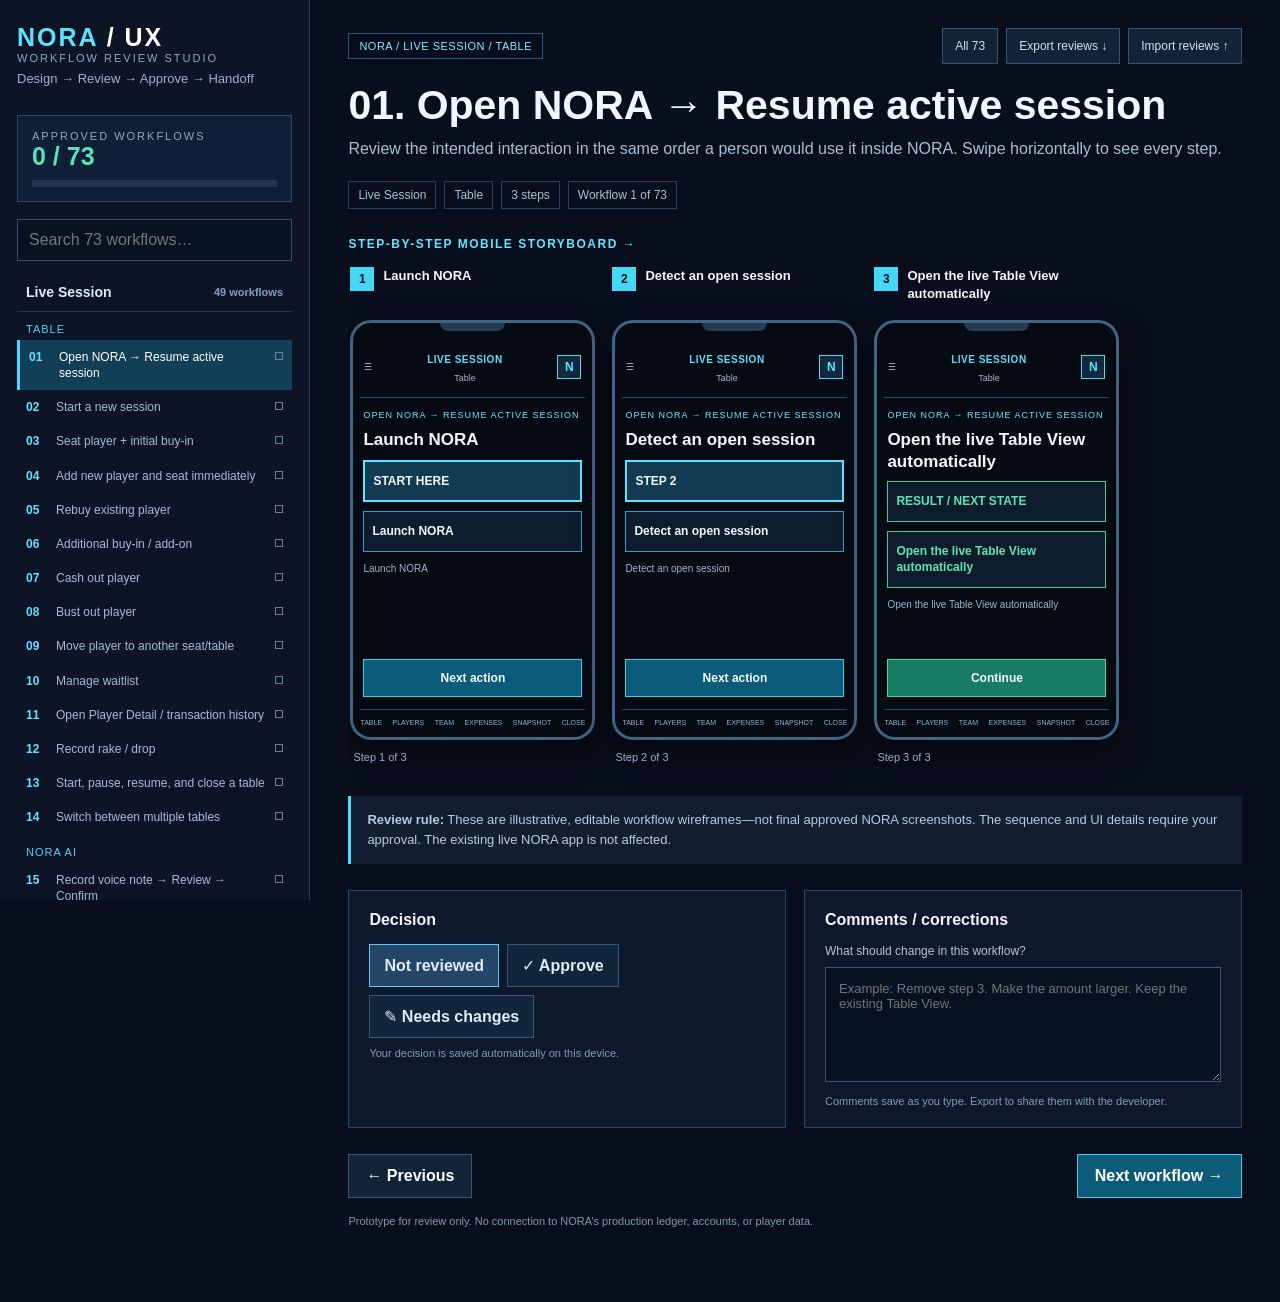
<file: noradownloadui.html>
<!doctype html><html lang="en"><head><meta charset="utf-8"><meta name="viewport" content="width=device-width,initial-scale=1"><title>NORA • UX Review</title><style>
:root{font-family:Inter,-apple-system,BlinkMacSystemFont,"Segoe UI",sans-serif;color:#f1f7ff;background:#080e1b;font-synthesis:none}*{box-sizing:border-box}body{margin:0}button,input,textarea{font:inherit}button{cursor:pointer}button:focus-visible,input:focus-visible,textarea:focus-visible{outline:2px solid #50d9ff;outline-offset:2px}.shell{display:grid;grid-template-columns:310px minmax(0,1fr);min-height:100vh}.sidebar{position:sticky;top:0;height:100vh;overflow:auto;background:#0c1426;border-right:1px solid #213b59;padding:23px 17px}.brand{font-weight:900;font-size:25px;letter-spacing:2px;color:#5ce1ff}.brand span{color:white}.eyebrow{color:#90a7c0;font-size:11px;letter-spacing:2px;text-transform:uppercase}.tagline{color:#9eb1c8;font-size:13px;margin:5px 0 25px}.progress{border:1px solid #294968;padding:14px;margin-bottom:17px;background:#101f35}.progress strong{font-size:25px;color:#57e3ba}.bar{height:7px;background:#24354b;margin-top:9px}.bar div{height:100%;background:#43d6ad;transition:width .2s}.navgroup{margin-bottom:14px}.navtitle{display:flex;align-items:center;justify-content:space-between;font-size:14px;font-weight:800;color:#dce8fb;padding:11px 9px;border-bottom:1px solid #223952}.navtitle small{font-size:11px;color:#80a1b8}.subheading{font-size:11px;color:#4bd5f4;text-transform:uppercase;letter-spacing:1px;padding:11px 9px 5px}.navitem{display:flex;align-items:flex-start;gap:8px;width:100%;text-align:left;background:none;border:0;color:#a8bad1;padding:9px 9px;font-size:12px;line-height:1.35}.navitem:hover{background:#142941;color:white}.navitem.active{background:#123e56;color:white;border-left:3px solid #47d8ff}.navitem .num{color:#67dfff;min-width:22px;font-weight:800}.dot{margin-left:auto;flex-shrink:0;width:8px;height:8px;border:1px solid #6a8095;margin-top:3px}.dot.approved{background:#40d6a0;border-color:#40d6a0}.dot.changes{background:#ffc75a;border-color:#ffc75a}.main{min-width:0;padding:28px clamp(16px,3vw,50px) 60px;max-width:1650px;width:100%;margin:auto}.topline{display:flex;justify-content:space-between;align-items:center;gap:12px;flex-wrap:wrap}.pill{display:inline-block;border:1px solid #345877;padding:6px 10px;font-size:11px;letter-spacing:.5px;color:#8ee8ff;text-transform:uppercase}.tools{display:flex;gap:8px;flex-wrap:wrap}.toolbtn{background:#122338;color:#c9e5f8;border:1px solid #355473;padding:10px 12px;font-size:12px}.toolbtn:hover{border-color:#5ce1ff}h1{font-size:clamp(27px,3.2vw,44px);margin:18px 0 7px;line-height:1.14}p{color:#aabed5;line-height:1.6}.intro{margin:0 0 20px}.meta{display:flex;gap:8px;flex-wrap:wrap;margin-bottom:24px}.meta span{font-size:12px;color:#a5c1d9;border:1px solid #29425f;padding:6px 9px}.sectionlabel{color:#65e5ff;letter-spacing:1.5px;font-size:12px;font-weight:800;text-transform:uppercase;margin:28px 0 13px}.storyboard{display:flex;gap:17px;overflow-x:auto;padding:3px 2px 20px;scroll-snap-type:x mandatory}.stage{flex:0 0 238px;scroll-snap-align:start}.stage-head{height:53px;display:flex;align-items:flex-start;gap:9px}.stage-number{background:#45d8f4;color:#05121f;font-size:12px;font-weight:900;min-width:24px;height:24px;display:grid;place-items:center}.stage-title{font-size:13px;font-weight:800;line-height:1.35;color:#f3f8ff}.phone{border:3px solid #3f6585;border-radius:21px;padding:9px 7px;background:#050a13;height:420px;box-shadow:0 14px 32px #0008;display:flex;flex-direction:column}.notch{width:65px;height:8px;border-radius:0 0 8px 8px;background:#283b50;margin:-9px auto 11px}.phonehead{display:flex;justify-content:space-between;align-items:center;border-bottom:1px solid #2b4a64;padding:7px 4px 12px;gap:5px}.phonehead b{color:#5bdfff;font-size:10px;letter-spacing:.5px}.phonehead small{color:#a6b6c9;font-size:9px}.avatar{background:#112a3e;border:1px solid #49d9f6;width:24px;height:24px;display:grid;place-items:center;font-size:12px;font-weight:900;color:#5be7ff}.phonebody{padding:12px 3px;display:flex;flex-direction:column;gap:9px;flex:1}.phonecaption{font-size:9px;color:#75e5ff;text-transform:uppercase;letter-spacing:1px}.phonebig{font-size:17px;font-weight:900;line-height:1.25}.screenbox{border:1px solid #1da4cb;background:#0c1c2d;padding:11px 8px;font-size:12px;font-weight:750;line-height:1.4}.screenbox.active{border:2px solid #60e3ff;background:#123b52}.screenbox.green{border-color:#45c99b;color:#5be5b6}.screenbox.yellow{border-color:#e5b34c;color:#ffcf6c}.smallnote{color:#9fb4cc;font-size:10px;line-height:1.5}.phonebtn{border:1px solid #38d2ef;background:#0c5b78;color:#f2fcff;padding:11px 6px;text-align:center;font-size:12px;font-weight:900;margin-top:auto}.phonebtn.confirm{background:#167d64;border-color:#48d6a4}.phonebottom{border-top:1px solid #294761;display:flex;justify-content:space-between;color:#90b4cc;font-size:7px;padding:9px 0 2px}.steptext{color:#9cb0c7;font-size:11px;line-height:1.45;padding:10px 3px}.notice{background:#101e30;border-left:3px solid #4bd9ff;padding:14px 16px;color:#b4cce0;font-size:13px;line-height:1.55}.review{display:grid;grid-template-columns:1fr 1fr;gap:18px;margin-top:26px}.panel{border:1px solid #2a4663;background:#0d192b;padding:20px}.panel h2{font-size:16px;margin:0 0 15px}.statusbuttons{display:flex;gap:8px;flex-wrap:wrap}.statusbuttons button{padding:11px 14px;background:#12263b;color:#e0ecf7;border:1px solid #355977;font-weight:750}.statusbuttons button.selected.approved{background:#124f41;border-color:#4ce1b3}.statusbuttons button.selected.changes{background:#654719;border-color:#f7bd58}.statusbuttons button.selected.pending{background:#244768;border-color:#5ec8ff}textarea{width:100%;min-height:115px;resize:vertical;background:#071221;border:1px solid #385673;color:white;padding:13px;font-size:13px}label{font-size:12px;color:#b2c5d9;display:block;margin-bottom:9px}.saveinfo{font-size:11px;color:#7f9db8;margin-top:9px}.footeractions{display:flex;justify-content:space-between;gap:10px;margin-top:26px}.primary{padding:12px 17px;border:1px solid #42cce9;background:#0c5c79;color:white;font-weight:800}.secondary{padding:12px 17px;border:1px solid #365977;background:#112438;color:white;font-weight:800}.mobilemenu{display:none}.search{width:100%;background:#071321;color:#fff;border:1px solid #31516e;padding:11px;margin-bottom:12px}.hidden{display:none!important}.allindex{display:grid;grid-template-columns:repeat(auto-fill,minmax(220px,1fr));gap:10px}.indexcard{background:#0e2034;border:1px solid #294e68;padding:13px;color:white;text-align:left}.indexcard strong{display:block;margin:7px 0;font-size:14px}.indexcard small{color:#7faec8}.key{color:#81f0d4}.disclaimer{font-size:11px;color:#8099b0;margin-top:15px}@media(max-width:900px){.shell{display:block}.sidebar{position:fixed;z-index:10;transform:translateX(-105%);transition:transform .2s;width:min(330px,90vw);box-shadow:10px 0 30px #000a}.sidebar.open{transform:none}.mobilemenu{display:inline-block}.main{padding-top:16px}.review{grid-template-columns:1fr}.stage{flex-basis:220px}.phone{height:405px}}@media(min-width:1250px){.stage{flex-basis:245px}}
</style></head><body><div class="shell"><aside class="sidebar" id="sidebar"><div class="brand">NORA<span> / UX</span></div><div class="eyebrow">Workflow review studio</div><p class="tagline">Design → Review → Approve → Handoff</p><div class="progress"><div class="eyebrow">Approved workflows</div><strong id="progressText">0 / 73</strong><div class="bar"><div id="progressBar"></div></div></div><input class="search" id="search" placeholder="Search 73 workflows…" aria-label="Search workflows"><nav id="nav"></nav></aside><main class="main"><div class="topline"><div><button class="toolbtn mobilemenu" id="menubtn">☰ Workflows</button> <span class="pill" id="breadcrumb">NORA / Live Session</span></div><div class="tools"><button class="toolbtn" id="allbtn">All 73</button><button class="toolbtn" id="exportbtn">Export reviews ↓</button><button class="toolbtn" id="importbtn">Import reviews ↑</button><input type="file" id="importfile" accept=".json" hidden></div></div><div id="content"></div></main></div><script>const WORKFLOWS=[
  {
    "id": 1,
    "main": "Live Session",
    "sub": "Table",
    "title": "Open NORA → Resume active session",
    "steps": [
      "Launch NORA",
      "Detect an open session",
      "Open the live Table View automatically"
    ],
    "status": "draft"
  },
  {
    "id": 2,
    "main": "Live Session",
    "sub": "Table",
    "title": "Start a new session",
    "steps": [
      "Open Session Setup",
      "Review game configuration",
      "Start the session and open Table View"
    ],
    "status": "draft"
  },
  {
    "id": 3,
    "main": "Live Session",
    "sub": "Table",
    "title": "Seat player + initial buy-in",
    "steps": [
      "Tap an open seat",
      "Choose an existing player",
      "Enter initial buy-in and payment",
      "Confirm seating; update Table View"
    ],
    "status": "draft"
  },
  {
    "id": 4,
    "main": "Live Session",
    "sub": "Table",
    "title": "Add new player and seat immediately",
    "steps": [
      "Tap an open seat",
      "Select Add New Player",
      "Enter player details and initial buy-in",
      "Confirm and show occupied seat"
    ],
    "status": "draft"
  },
  {
    "id": 5,
    "main": "Live Session",
    "sub": "Table",
    "title": "Rebuy existing player",
    "steps": [
      "Tap the seated player",
      "Choose Rebuy in Quick Actions",
      "Enter rebuy amount and payment",
      "Confirm the transaction",
      "Return to Table View with updated total buy-ins"
    ],
    "status": "draft"
  },
  {
    "id": 6,
    "main": "Live Session",
    "sub": "Table",
    "title": "Additional buy-in / add-on",
    "steps": [
      "Tap a seated player",
      "Choose Add-on / Additional Buy-in",
      "Enter amount and payment",
      "Confirm and update cumulative buy-ins"
    ],
    "status": "draft"
  },
  {
    "id": 7,
    "main": "Live Session",
    "sub": "Table",
    "title": "Cash out player",
    "steps": [
      "Tap the player",
      "Choose Cash Out",
      "Review any Sign & Settle debt",
      "Enter full cash-out and payment settlement",
      "Confirm; remove player from seat"
    ],
    "status": "draft"
  },
  {
    "id": 8,
    "main": "Live Session",
    "sub": "Table",
    "title": "Bust out player",
    "steps": [
      "Tap the player",
      "Choose Bust Out",
      "Review any outstanding debt",
      "Confirm bust-out and return seat to open"
    ],
    "status": "draft"
  },
  {
    "id": 9,
    "main": "Live Session",
    "sub": "Table",
    "title": "Move player to another seat/table",
    "steps": [
      "Tap seated player",
      "Choose Move",
      "Choose available destination seat or table",
      "Confirm; update both locations"
    ],
    "status": "draft"
  },
  {
    "id": 10,
    "main": "Live Session",
    "sub": "Table",
    "title": "Manage waitlist",
    "steps": [
      "Open the waitlist from Table View",
      "Add or review waiting players",
      "Select player when a seat opens",
      "Seat player with initial buy-in"
    ],
    "status": "draft"
  },
  {
    "id": 11,
    "main": "Live Session",
    "sub": "Table",
    "title": "Open Player Detail / transaction history",
    "steps": [
      "Tap seated player",
      "Choose Player Details",
      "Review player information and ledger history",
      "Return to Table View"
    ],
    "status": "draft"
  },
  {
    "id": 12,
    "main": "Live Session",
    "sub": "Table",
    "title": "Record rake / drop",
    "steps": [
      "Open the authorized rake entry",
      "Enter rake / drop details",
      "Review and confirm",
      "Update existing session ledger"
    ],
    "status": "draft"
  },
  {
    "id": 13,
    "main": "Live Session",
    "sub": "Table",
    "title": "Start, pause, resume, and close a table",
    "steps": [
      "Open table controls",
      "Choose available table state action",
      "Confirm if required",
      "Update table status"
    ],
    "status": "draft"
  },
  {
    "id": 14,
    "main": "Live Session",
    "sub": "Table",
    "title": "Switch between multiple tables",
    "steps": [
      "Open the table tabs",
      "Select another active table",
      "Review its seats and players",
      "Return to any table using tabs"
    ],
    "status": "draft"
  },
  {
    "id": 15,
    "main": "Live Session",
    "sub": "Nora AI",
    "title": "Record voice note → Review → Confirm",
    "steps": [
      "Tap microphone in the compact composer",
      "Record and submit the voice note",
      "Review Nora’s interpreted action",
      "Edit or confirm",
      "Apply via protected transaction handler"
    ],
    "status": "draft"
  },
  {
    "id": 16,
    "main": "Live Session",
    "sub": "Nora AI",
    "title": "Type command → Review → Confirm",
    "steps": [
      "Tap the compact composer",
      "Type and send a command",
      "Review Nora’s proposed action",
      "Edit or confirm",
      "Apply via protected transaction handler"
    ],
    "status": "draft"
  },
  {
    "id": 17,
    "main": "Live Session",
    "sub": "Nora AI",
    "title": "Correct misunderstood command",
    "steps": [
      "Review Nora’s interpretation",
      "Select Edit / Correct",
      "Adjust player, amount or action",
      "Confirm corrected instruction"
    ],
    "status": "draft"
  },
  {
    "id": 18,
    "main": "Live Session",
    "sub": "Nora AI",
    "title": "Multiple transactions in one voice note",
    "steps": [
      "Record a multi-action voice note",
      "Review each interpreted action",
      "Correct individual actions if needed",
      "Confirm the transaction batch"
    ],
    "status": "draft"
  },
  {
    "id": 19,
    "main": "Live Session",
    "sub": "Nora AI",
    "title": "Ask Nora for live game information",
    "steps": [
      "Ask by voice or text",
      "Nora reads permitted session data",
      "Show clear answer without altering ledger"
    ],
    "status": "draft"
  },
  {
    "id": 20,
    "main": "Live Session",
    "sub": "Nora AI",
    "title": "Failed transaction / error recovery",
    "steps": [
      "Attempt a transaction",
      "Display specific failure and unchanged ledger",
      "Correct inputs or retry safely",
      "Confirm successful single posting"
    ],
    "status": "draft"
  },
  {
    "id": 21,
    "main": "Live Session",
    "sub": "Team",
    "title": "Add or assign team member",
    "steps": [
      "Open Team tab",
      "Choose Add / Assign",
      "Select existing or add new team member",
      "Confirm assignment"
    ],
    "status": "draft"
  },
  {
    "id": 22,
    "main": "Live Session",
    "sub": "Team",
    "title": "Team check-in / start shift",
    "steps": [
      "Open Team tab",
      "Select team member",
      "Choose Check In",
      "Confirm shift start"
    ],
    "status": "draft"
  },
  {
    "id": 23,
    "main": "Live Session",
    "sub": "Team",
    "title": "Record team tips",
    "steps": [
      "Open team member details",
      "Choose Tips",
      "Enter chip tips amount",
      "Confirm and update team record"
    ],
    "status": "draft"
  },
  {
    "id": 24,
    "main": "Live Session",
    "sub": "Team",
    "title": "Record team payments / advances",
    "steps": [
      "Select team member",
      "Choose Payment / Advance",
      "Enter amount and payment method",
      "Confirm and update balances"
    ],
    "status": "draft"
  },
  {
    "id": 25,
    "main": "Live Session",
    "sub": "Team",
    "title": "Team checkout / end shift",
    "steps": [
      "Select checked-in team member",
      "Choose Checkout",
      "Review hours, tips and advances",
      "Confirm final settlement"
    ],
    "status": "draft"
  },
  {
    "id": 26,
    "main": "Live Session",
    "sub": "Team",
    "title": "Review team earnings and balances",
    "steps": [
      "Open Team tab",
      "Select team member or review summary",
      "Inspect earnings and outstanding balances"
    ],
    "status": "draft"
  },
  {
    "id": 27,
    "main": "Live Session",
    "sub": "Expenses",
    "title": "Record expense",
    "steps": [
      "Open Expenses tab",
      "Choose Add Expense",
      "Enter category, amount and payment method",
      "Confirm expense"
    ],
    "status": "draft"
  },
  {
    "id": 28,
    "main": "Live Session",
    "sub": "Expenses",
    "title": "Edit / correct expense",
    "steps": [
      "Open expense history",
      "Select expense",
      "Choose permitted correction",
      "Confirm with audit trail"
    ],
    "status": "draft"
  },
  {
    "id": 29,
    "main": "Live Session",
    "sub": "Expenses",
    "title": "Record food or beverage sale",
    "steps": [
      "Open enabled food / beverage module",
      "Select player and item",
      "Choose chips or cash",
      "Confirm sale and adjust inventory"
    ],
    "status": "draft"
  },
  {
    "id": 30,
    "main": "Live Session",
    "sub": "Expenses",
    "title": "Record complimentary item",
    "steps": [
      "Open enabled menu",
      "Select item and recipient",
      "Mark Complimentary",
      "Confirm inventory deduction"
    ],
    "status": "draft"
  },
  {
    "id": 31,
    "main": "Live Session",
    "sub": "Expenses",
    "title": "Select chips vs cash payment",
    "steps": [
      "Open a sale or expense",
      "Select Chips or Cash",
      "Review ledger implications",
      "Confirm payment"
    ],
    "status": "draft"
  },
  {
    "id": 32,
    "main": "Live Session",
    "sub": "Expenses",
    "title": "Beginning / ending inventory",
    "steps": [
      "Open inventory review",
      "Record beginning or ending units",
      "Review totals and discrepancies",
      "Save count"
    ],
    "status": "draft"
  },
  {
    "id": 33,
    "main": "Live Session",
    "sub": "Expenses",
    "title": "Inventory variance and reconciliation",
    "steps": [
      "Open inventory reconciliation",
      "Compare expected and actual quantities",
      "Review variance and accountability",
      "Acknowledge or resolve"
    ],
    "status": "draft"
  },
  {
    "id": 34,
    "main": "Live Session",
    "sub": "Snapshot",
    "title": "View live Snapshot",
    "steps": [
      "Tap Snapshot in bottom navigation",
      "Review current session totals",
      "Open only supported detail views"
    ],
    "status": "draft"
  },
  {
    "id": 35,
    "main": "Live Session",
    "sub": "Snapshot",
    "title": "Review player financial details",
    "steps": [
      "Open Snapshot or Players",
      "Select player financial record",
      "Review buy-ins, cash-outs and result"
    ],
    "status": "draft"
  },
  {
    "id": 36,
    "main": "Live Session",
    "sub": "Snapshot",
    "title": "Review transactions / correct errors",
    "steps": [
      "Open transaction history",
      "Select transaction",
      "Use permitted correction workflow",
      "Confirm audit-safe correction"
    ],
    "status": "draft"
  },
  {
    "id": 37,
    "main": "Live Session",
    "sub": "Snapshot",
    "title": "View account balances and payment methods",
    "steps": [
      "Open Account Balances",
      "Review enabled cash and digital accounts",
      "Inspect details as permitted"
    ],
    "status": "draft"
  },
  {
    "id": 38,
    "main": "Live Session",
    "sub": "Snapshot",
    "title": "Sign & Settle — issue credit",
    "steps": [
      "Open authorized player credit action",
      "Enter amount and verification",
      "Confirm and record outstanding balance"
    ],
    "status": "draft"
  },
  {
    "id": 39,
    "main": "Live Session",
    "sub": "Snapshot",
    "title": "Sign & Settle — collect outstanding debt",
    "steps": [
      "Open player cash-out or debt detail",
      "Review outstanding amount",
      "Apply chips and/or payment method per rules",
      "Cashier confirms settlement"
    ],
    "status": "draft"
  },
  {
    "id": 40,
    "main": "Live Session",
    "sub": "Snapshot",
    "title": "Review chip reconciliation and variances",
    "steps": [
      "Open reconciliation summary",
      "Compare buy-ins plus promo chips with cash-outs plus chip tips",
      "Review variance and warning"
    ],
    "status": "draft"
  },
  {
    "id": 41,
    "main": "Live Session",
    "sub": "Snapshot",
    "title": "View per-table financial performance",
    "steps": [
      "Open Snapshot table performance",
      "Select table when multiple are active",
      "Review table rake and performance metrics"
    ],
    "status": "draft"
  },
  {
    "id": 42,
    "main": "Live Session",
    "sub": "Close",
    "title": "Begin Daily Close",
    "steps": [
      "Tap Close in bottom navigation",
      "Open close checklist",
      "Review outstanding requirements"
    ],
    "status": "draft"
  },
  {
    "id": 43,
    "main": "Live Session",
    "sub": "Close",
    "title": "Review outstanding players and cash-outs",
    "steps": [
      "Open player settlement section",
      "Identify seated or unsettled players",
      "Complete or acknowledge required actions"
    ],
    "status": "draft"
  },
  {
    "id": 44,
    "main": "Live Session",
    "sub": "Close",
    "title": "Review team settlements",
    "steps": [
      "Open team close review",
      "Review checkouts and balances",
      "Complete outstanding settlements"
    ],
    "status": "draft"
  },
  {
    "id": 45,
    "main": "Live Session",
    "sub": "Close",
    "title": "Review expenses and inventory",
    "steps": [
      "Open expenses and inventory review",
      "Inspect totals and variances",
      "Resolve or acknowledge warnings"
    ],
    "status": "draft"
  },
  {
    "id": 46,
    "main": "Live Session",
    "sub": "Close",
    "title": "Reconcile chips, cash, and payment accounts",
    "steps": [
      "Open financial reconciliation",
      "Review chips and enabled accounts",
      "Record discrepancies and confirmations"
    ],
    "status": "draft"
  },
  {
    "id": 47,
    "main": "Live Session",
    "sub": "Close",
    "title": "Review warnings / discrepancies",
    "steps": [
      "Open close warnings",
      "Read each outstanding warning",
      "Resolve or acknowledge as allowed"
    ],
    "status": "draft"
  },
  {
    "id": 48,
    "main": "Live Session",
    "sub": "Close",
    "title": "Confirm permanent session close",
    "steps": [
      "Review final close summary",
      "Confirm permanent closure",
      "Lock session against new live transactions"
    ],
    "status": "draft"
  },
  {
    "id": 49,
    "main": "Live Session",
    "sub": "Close",
    "title": "View final Daily Close report",
    "steps": [
      "Open closed session report",
      "Review finalized summary",
      "Share or export when supported"
    ],
    "status": "draft"
  },
  {
    "id": 50,
    "main": "Scheduled",
    "sub": "Games & RSVPs",
    "title": "Create scheduled game",
    "steps": [
      "Open Scheduled",
      "Choose Create Game",
      "Set date, time and game details",
      "Save schedule"
    ],
    "status": "draft"
  },
  {
    "id": 51,
    "main": "Scheduled",
    "sub": "Games & RSVPs",
    "title": "Invite players via WhatsApp / SMS / email",
    "steps": [
      "Open scheduled game",
      "Choose Invite",
      "Select recipients and channel",
      "Send invitations"
    ],
    "status": "draft"
  },
  {
    "id": 52,
    "main": "Scheduled",
    "sub": "Games & RSVPs",
    "title": "Player RSVP / decline",
    "steps": [
      "Player opens invitation",
      "Choose Going or Decline",
      "Update confirmed attendance"
    ],
    "status": "draft"
  },
  {
    "id": 53,
    "main": "Scheduled",
    "sub": "Games & RSVPs",
    "title": "View and manage confirmed players",
    "steps": [
      "Open scheduled game",
      "Review RSVP roster",
      "Adjust attendance or waitlist"
    ],
    "status": "draft"
  },
  {
    "id": 54,
    "main": "Scheduled",
    "sub": "Games & RSVPs",
    "title": "Player ETA / “On My Way”",
    "steps": [
      "Open player game-day view",
      "Select On My Way / ETA",
      "Update session waitlist or arrival status"
    ],
    "status": "draft"
  },
  {
    "id": 55,
    "main": "Scheduled",
    "sub": "Games & RSVPs",
    "title": "Move scheduled game into Live Session",
    "steps": [
      "Open scheduled game",
      "Choose Start Session",
      "Review setup",
      "Launch Live Table View"
    ],
    "status": "draft"
  },
  {
    "id": 56,
    "main": "Players",
    "sub": "CRM",
    "title": "Search and view player",
    "steps": [
      "Open Players CRM",
      "Search or filter by enabled game type",
      "Select player card"
    ],
    "status": "draft"
  },
  {
    "id": 57,
    "main": "Players",
    "sub": "CRM",
    "title": "Add player",
    "steps": [
      "Open Players CRM",
      "Choose Add Player",
      "Enter contact and permitted fields",
      "Save player"
    ],
    "status": "draft"
  },
  {
    "id": 58,
    "main": "Players",
    "sub": "CRM",
    "title": "Edit player information",
    "steps": [
      "Open player record",
      "Choose Edit",
      "Update contact or other fields",
      "Save changes"
    ],
    "status": "draft"
  },
  {
    "id": 59,
    "main": "Players",
    "sub": "CRM",
    "title": "Manage player tags / privileges",
    "steps": [
      "Open player record",
      "Open relevant enabled privileges",
      "Adjust permissions or tags",
      "Save and audit"
    ],
    "status": "draft"
  },
  {
    "id": 60,
    "main": "Players",
    "sub": "CRM",
    "title": "View player history and statistics",
    "steps": [
      "Open player record",
      "Select History / Stats",
      "Review sessions, hours and results"
    ],
    "status": "draft"
  },
  {
    "id": 61,
    "main": "Settings",
    "sub": "Profile & Configuration",
    "title": "First-time onboarding / game configuration",
    "steps": [
      "Open onboarding",
      "Enter game and owner preferences",
      "Review setup",
      "Finish onboarding"
    ],
    "status": "draft"
  },
  {
    "id": 62,
    "main": "Settings",
    "sub": "Profile & Configuration",
    "title": "Configure game types, blinds, rake, and tables",
    "steps": [
      "Open profile menu → Settings",
      "Open Game Configuration",
      "Set enabled game types and rules",
      "Save configuration"
    ],
    "status": "draft"
  },
  {
    "id": 63,
    "main": "Settings",
    "sub": "Profile & Configuration",
    "title": "Configure payment methods and accounts",
    "steps": [
      "Open Settings → Payment Methods",
      "Open a payment method detail",
      "Enable / disable and enter account info",
      "Save"
    ],
    "status": "draft"
  },
  {
    "id": 64,
    "main": "Settings",
    "sub": "Profile & Configuration",
    "title": "Configure Sign & Settle verification",
    "steps": [
      "Open Settings → Sign & Settle",
      "Choose one verification method",
      "Configure PIN or supported alternative",
      "Save"
    ],
    "status": "draft"
  },
  {
    "id": 65,
    "main": "Settings",
    "sub": "Profile & Configuration",
    "title": "Configure team roles and permissions",
    "steps": [
      "Open Settings → Team",
      "Review roles",
      "Set authorized permissions",
      "Save"
    ],
    "status": "draft"
  },
  {
    "id": 66,
    "main": "Settings",
    "sub": "Profile & Configuration",
    "title": "Configure food/beverage menus and inventory",
    "steps": [
      "Open Settings → Food / Beverage",
      "Enable relevant modules",
      "Configure menu, prices and inventory",
      "Save"
    ],
    "status": "draft"
  },
  {
    "id": 67,
    "main": "Settings",
    "sub": "Profile & Configuration",
    "title": "Configure languages, profile, and preferences",
    "steps": [
      "Open profile menu",
      "Open Settings / Preferences",
      "Adjust language and profile",
      "Save"
    ],
    "status": "draft"
  },
  {
    "id": 68,
    "main": "Settings",
    "sub": "Profile & Configuration",
    "title": "Invite team members / manage access",
    "steps": [
      "Open team access settings",
      "Choose Invite Member",
      "Select role and invitation channel",
      "Send invite"
    ],
    "status": "draft"
  },
  {
    "id": 69,
    "main": "Reporting",
    "sub": "Historical Reports",
    "title": "Find historical session",
    "steps": [
      "Open Reporting",
      "Search or filter sessions",
      "Open selected session"
    ],
    "status": "draft"
  },
  {
    "id": 70,
    "main": "Reporting",
    "sub": "Historical Reports",
    "title": "View player win/loss and session history",
    "steps": [
      "Open Reporting → Players",
      "Choose player and date range",
      "Review results and session history"
    ],
    "status": "draft"
  },
  {
    "id": 71,
    "main": "Reporting",
    "sub": "Historical Reports",
    "title": "View rake, revenue, and table performance",
    "steps": [
      "Open Reporting → Financial",
      "Select date / table / game filters",
      "Review rake and performance"
    ],
    "status": "draft"
  },
  {
    "id": 72,
    "main": "Reporting",
    "sub": "Historical Reports",
    "title": "View team and expense reports",
    "steps": [
      "Open Reporting → Team / Expenses",
      "Select reporting period",
      "Review totals and details"
    ],
    "status": "draft"
  },
  {
    "id": 73,
    "main": "Reporting",
    "sub": "Historical Reports",
    "title": "Export / share report",
    "steps": [
      "Open a report",
      "Choose Export / Share",
      "Select supported format and destination",
      "Generate report"
    ],
    "status": "draft"
  }
];
const storageKey='nora-ux-review-v1';let reviews={};try{reviews=JSON.parse(localStorage.getItem(storageKey)||'{}')}catch{}let current=1;const $=id=>document.getElementById(id);const esc=s=>String(s??'').replace(/[&<>"']/g,c=>({'&':'&amp;','<':'&lt;','>':'&gt;','"':'&quot;',"'":'&#39;'}[c]));const save=()=>{localStorage.setItem(storageKey,JSON.stringify(reviews));updateProgress();renderNav()};const review=id=>reviews[id]||{status:'pending',comment:''};function updateProgress(){let count=WORKFLOWS.filter(w=>review(w.id).status==='approved').length;$('progressText').textContent=count+' / 73';$('progressBar').style.width=count/73*100+'%'}function renderNav(){let q=$('search').value.trim().toLowerCase();let groups=[];for(let w of WORKFLOWS){if(q&&!(`${w.id} ${w.title} ${w.main} ${w.sub}`).toLowerCase().includes(q))continue;let g=groups.find(g=>g.main===w.main);if(!g){g={main:w.main,subs:[]};groups.push(g)}let s=g.subs.find(s=>s.name===w.sub);if(!s){s={name:w.sub,items:[]};g.subs.push(s)}s.items.push(w)}$('nav').innerHTML=groups.map(g=>`<div class="navgroup"><div class="navtitle">${esc(g.main)} <small>${g.subs.reduce((n,s)=>n+s.items.length,0)} workflows</small></div>${g.subs.map(s=>`<div class="subheading">${esc(s.name)}</div>${s.items.map(w=>`<button class="navitem ${current===w.id?'active':''}" data-id="${w.id}"><span class="num">${String(w.id).padStart(2,'0')}</span><span>${esc(w.title)}</span><span class="dot ${esc(review(w.id).status)}"></span></button>`).join('')}`).join('')}</div>`).join('');document.querySelectorAll('.navitem').forEach(el=>el.onclick=()=>show(+el.dataset.id))}function phone(w,step,i){let title=step.replace(/^[^a-zA-Z]+/,'');let last=i===w.steps.length-1;let rebuy=w.title==='Rebuy existing player';let display=rebuy?([['LIVE SESSION','Table View','DIEGO RESTREPO','SEAT 7 · TOTAL BUY-INS','COP 450,000','Select player'],['PLAYER','Quick Actions','DIEGO RESTREPO','REBUY','Cash Out · Move · Details','Choose Rebuy'],['REBUY','Enter Details','DIEGO RESTREPO','AMOUNT: COP 1,000,000','Payment: Cashbox','Confirm Rebuy'],['LIVE SESSION','Table View','DIEGO RESTREPO','SEAT 7 · TOTAL BUY-INS','COP 1,450,000','Updated']][i]||[]):null;let head=display?display[0]:w.main.toUpperCase(),sub=display?display[1]:w.sub,big=display?display[2]:title,box=display?display[3]:i===0?'START HERE':last?'RESULT / NEXT STATE':`STEP ${i+1}`,detail=display?display[4]:title,button=display?display[5]:last?'Continue':'Next action';return `<div class="stage"><div class="stage-head"><div class="stage-number">${i+1}</div><div class="stage-title">${esc(step)}</div></div><div class="phone"><div class="notch"></div><div class="phonehead"><small>☰</small><div style="text-align:center"><b>${esc(head)}</b><br><small>${esc(sub)}</small></div><div class="avatar">N</div></div><div class="phonebody"><div class="phonecaption">${esc(w.title)}</div><div class="phonebig">${esc(big)}</div><div class="screenbox ${last?'green':'active'}">${esc(box)}</div><div class="screenbox ${last?'green':''}">${esc(detail)}</div><div class="smallnote">${esc(step)}</div><div class="phonebtn ${last?'confirm':''}">${esc(button)}</div></div><div class="phonebottom"><span>TABLE</span><span>PLAYERS</span><span>TEAM</span><span>EXPENSES</span><span>SNAPSHOT</span><span>CLOSE</span></div></div><div class="steptext">Step ${i+1} of ${w.steps.length}</div></div>`}function show(id){current=id;let w=WORKFLOWS.find(w=>w.id===id);if(!w)return;location.hash='workflow-'+id;let r=review(id);$('breadcrumb').textContent=`NORA / ${w.main} / ${w.sub}`;$('content').innerHTML=`<h1>${String(id).padStart(2,'0')}. ${esc(w.title)}</h1><p class="intro">Review the intended interaction in the same order a person would use it inside NORA. Swipe horizontally to see every step.</p><div class="meta"><span>${esc(w.main)}</span><span>${esc(w.sub)}</span><span>${w.steps.length} steps</span><span>Workflow ${id} of 73</span></div><div class="sectionlabel">Step-by-step mobile storyboard →</div><div class="storyboard">${w.steps.map((s,i)=>phone(w,s,i)).join('')}</div><div class="notice"><b>Review rule:</b> These are illustrative, editable workflow wireframes—not final approved NORA screenshots. The sequence and UI details require your approval. The existing live NORA app is not affected.${id===5?' <b>Rebuy rule:</b> Show cumulative total buy-ins, never a supposed current physical chip stack.':''}</div><div class="review"><div class="panel"><h2>Decision</h2><div class="statusbuttons"><button data-status="pending" class="${r.status==='pending'?'selected pending':''}">Not reviewed</button><button data-status="approved" class="${r.status==='approved'?'selected approved':''}">✓ Approve</button><button data-status="changes" class="${r.status==='changes'?'selected changes':''}">✎ Needs changes</button></div><div class="saveinfo">Your decision is saved automatically on this device.</div></div><div class="panel"><h2>Comments / corrections</h2><label for="comments">What should change in this workflow?</label><textarea id="comments" placeholder="Example: Remove step 3. Make the amount larger. Keep the existing Table View.">${esc(r.comment)}</textarea><div class="saveinfo">Comments save as you type. Export to share them with the developer.</div></div></div><div class="footeractions"><button class="secondary" id="prev" ${id===1?'disabled':''}>← Previous</button><button class="primary" id="next" ${id===73?'disabled':''}>Next workflow →</button></div><p class="disclaimer">Prototype for review only. No connection to NORA’s production ledger, accounts, or player data.</p>`;document.querySelectorAll('[data-status]').forEach(b=>b.onclick=()=>{reviews[id]={...review(id),status:b.dataset.status};save();show(id)});$('comments').oninput=e=>{reviews[id]={...review(id),comment:e.target.value};save()};$('prev').onclick=()=>show(Math.max(1,id-1));$('next').onclick=()=>show(Math.min(73,id+1));renderNav();$('sidebar').classList.remove('open');window.scrollTo(0,0)}function showAll(){current=0;$('breadcrumb').textContent='NORA / All workflows';$('content').innerHTML=`<h1>All 73 workflows</h1><p>Grouped by NORA's main navigation, with Live Session ordered Table → Nora AI → Team → Expenses → Snapshot → Close. Choose any workflow to review.</p><div class="allindex">${WORKFLOWS.map(w=>`<button class="indexcard" data-id="${w.id}"><small>${esc(w.main)} / ${esc(w.sub)}</small><strong>${w.id}. ${esc(w.title)}</strong><small>${esc(review(w.id).status)}</small></button>`).join('')}</div>`;document.querySelectorAll('.indexcard').forEach(b=>b.onclick=()=>show(+b.dataset.id));renderNav();$('sidebar').classList.remove('open')}function download(name,content){let a=document.createElement('a');a.href=URL.createObjectURL(new Blob([content],{type:'application/json'}));a.download=name;a.click();setTimeout(()=>URL.revokeObjectURL(a.href),2000)}$('exportbtn').onclick=()=>download('nora-ux-review-decisions.json',JSON.stringify({app:'NORA UX Review',version:1,exported:new Date().toISOString(),reviews},null,2));$('importbtn').onclick=()=>$('importfile').click();$('importfile').onchange=async e=>{let f=e.target.files[0];if(!f)return;try{let data=JSON.parse(await f.text());if(!data.reviews||typeof data.reviews!=='object')throw Error('Invalid review file');if(!confirm('Import reviews from this file? This replaces reviews saved on this device.'))return;reviews=data.reviews;save();current?show(current):showAll();alert('Reviews imported successfully.')}catch(err){alert('Could not import: '+err.message)}e.target.value=''};$('allbtn').onclick=showAll;$('menubtn').onclick=()=>$('sidebar').classList.toggle('open');$('search').oninput=renderNav;updateProgress();let match=location.hash.match(/workflow-(\d+)/);show(match?Math.max(1,Math.min(73,+match[1])):1);</script></body></html>
</file>
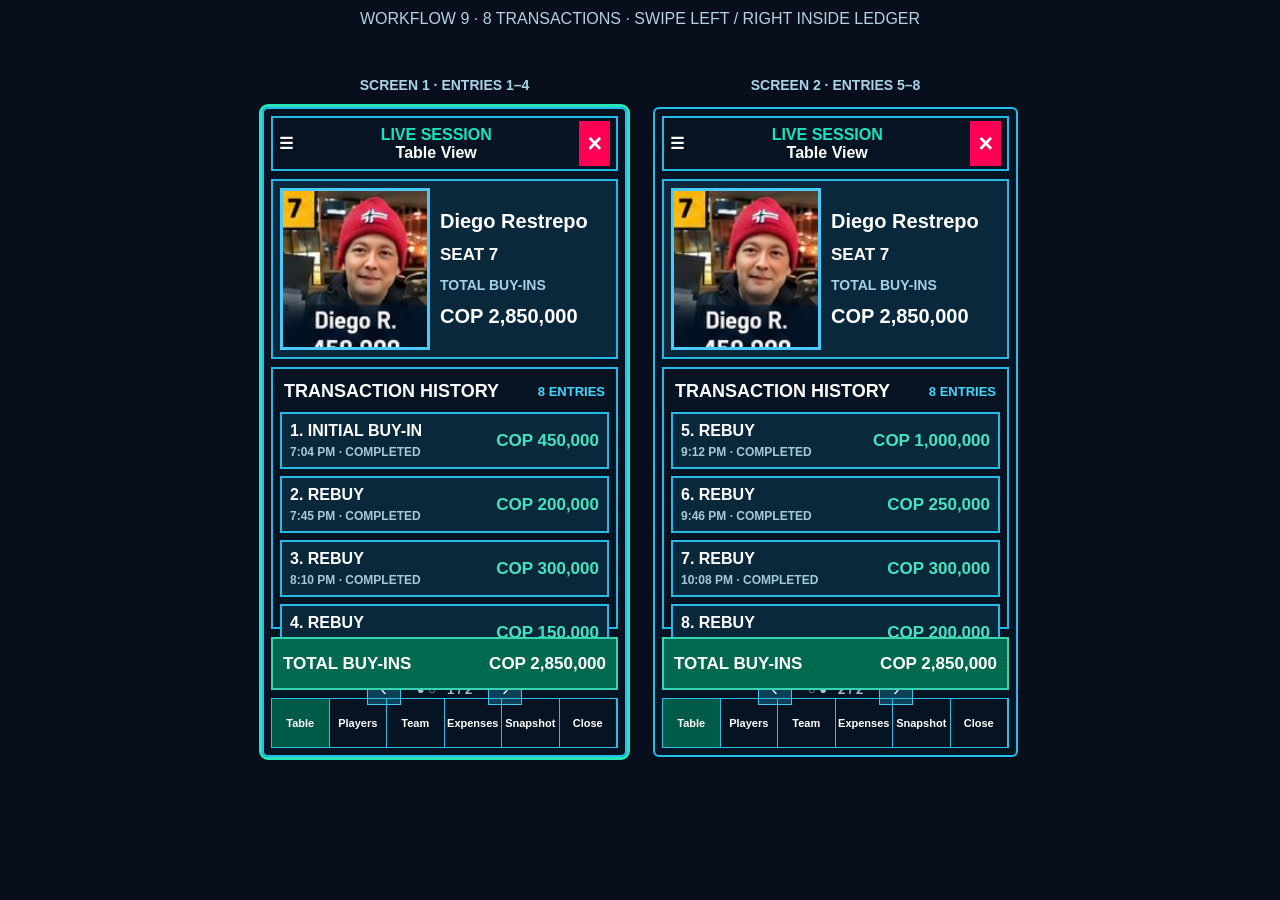
<file: workflow9-swipe-preview.html>
<!doctype html><html><head><meta name="viewport" content="width=device-width,initial-scale=1"><title>NORA — Workflow 9 Swipe Preview</title><style>*{box-sizing:border-box}body{margin:0;background:#080e1b;color:#fff;font:700 16px Arial,sans-serif}.wrap{display:flex;justify-content:center;gap:26px;flex-wrap:wrap;padding:25px}.phone{width:365px;height:650px;border:2px solid #24bdec;border-radius:6px;background:#061322;padding:7px;display:flex;flex-direction:column;gap:8px}.header{height:55px;display:flex;align-items:center;justify-content:space-between;border:2px solid #26b9e8;padding:6px}.header strong{color:#15e6c1}.close{background:#f05;color:white;padding:8px;font-size:25px}.profile{height:180px;border:2px solid #26b9e8;display:flex;gap:10px;padding:7px;background:#09283c}.profile img{width:150px;height:162px;object-fit:cover;border:3px solid #49cafa}.info{display:flex;flex-direction:column;justify-content:center;gap:12px;font-size:17px}.info strong{font-size:20px}.muted{color:#a6d0e7;font-size:14px}.ledger{border:2px solid #26b9e8;flex:1;min-height:0;display:flex;flex-direction:column;padding:7px;touch-action:pan-y}.ledgerhead{display:flex;justify-content:space-between;align-items:center;font-size:18px;padding:5px 4px 10px}.count{color:#41d8ff;font-size:13px}.entry{height:65px;flex:1;max-height:76px;border:2px solid #26b9e8;margin-bottom:7px;padding:8px;display:flex;justify-content:space-between;align-items:center;background:#09283c}.entry .when{font-size:12px;color:#a7c8d9;margin-top:5px}.entry .amount{color:#45e4c1;font-size:17px}.pages{display:flex;justify-content:center;align-items:center;gap:16px;margin-top:auto;font-size:13px;color:#9dc4d8;padding:6px}.pages button{background:#0d415a;border:1px solid #42c9e8;color:white;font-size:18px;padding:4px 13px}.total{height:53px;background:#00694f;border:2px solid #35d5b2;display:flex;justify-content:space-between;align-items:center;padding:10px;font-size:17px}.nav{height:50px;display:grid;grid-template-columns:repeat(6,1fr);border:1px solid #27c1e8}.nav span{display:grid;place-items:center;border-right:1px solid #27c1e8;font-size:11px}.nav span:first-child{background:#005a48}.caption{font-size:14px;color:#a9d4e8;text-align:center}.phone h3{margin:0}.hint{text-align:center;color:#b4d1e1;font-weight:400;padding:10px} @media(max-width:800px){.wrap{padding:12px;gap:22px}}</style></head><body><div class="hint">WORKFLOW 9 · 8 TRANSACTIONS · SWIPE LEFT / RIGHT INSIDE LEDGER</div><div class="wrap" id="wrap"></div><script>const rows=[["7:04 PM","INITIAL BUY-IN",450000],["7:45 PM","REBUY",200000],["8:10 PM","REBUY",300000],["8:42 PM","REBUY",150000],["9:12 PM","REBUY",1000000],["9:46 PM","REBUY",250000],["10:08 PM","REBUY",300000],["10:32 PM","REBUY",200000]];const photo="[data-uri]";const money=n=>'COP '+n.toLocaleString('en-US');const total=2850000;let active=0;function screen(page){return '<section><h3 class="caption">SCREEN '+(page+1)+' · ENTRIES '+(page*4+1)+'–'+(page*4+4)+'</h3><div class="phone"><div class="header"><span>☰</span><div style="text-align:center"><strong>LIVE SESSION</strong><br>Table View</div><span class="close">×</span></div><div class="profile"><img src="'+photo+'"><div class="info"><strong>Diego Restrepo</strong><div>SEAT 7</div><div class="muted">TOTAL BUY-INS</div><strong>'+money(total)+'</strong></div></div><div class="ledger" data-page="'+page+'"><div class="ledgerhead">TRANSACTION HISTORY <span class="count">8 ENTRIES</span></div>'+rows.slice(page*4,page*4+4).map((r,i)=>'<div class="entry"><div><div>'+(page*4+i+1)+'. '+r[1]+'</div><div class="when">'+r[0]+' · COMPLETED</div></div><div class="amount">'+money(r[2])+'</div></div>').join('')+'<div class="pages"><button onclick="change('+ (1-page)+')">‹</button><span>'+(page===0?'● ○':'○ ●')+' &nbsp; '+(page+1)+' / 2</span><button onclick="change('+(1-page)+')">›</button></div></div><div class="total"><span>TOTAL BUY-INS</span><strong>'+money(total)+'</strong></div><div class="nav">'+['Table','Players','Team','Expenses','Snapshot','Close'].map(x=>'<span>'+x+'</span>').join('')+'</div></div></section>'}function render(){document.getElementById('wrap').innerHTML=screen(0)+screen(1);document.querySelectorAll('.ledger').forEach(el=>{let x=0;el.addEventListener('touchstart',e=>x=e.touches[0].clientX,{passive:true});el.addEventListener('touchend',e=>{let dx=e.changedTouches[0].clientX-x;if(Math.abs(dx)>35)change(dx<0?1:0)},{passive:true})})}function change(page){active=page;document.querySelectorAll('.phone').forEach((el,i)=>{el.style.outline=i===page?'3px solid #24e6b7':'none'});if(innerWidth<800)document.querySelectorAll('.phone')[page].scrollIntoView({behavior:'smooth',block:'nearest'})}render();change(0);</script></body></html>
</file>
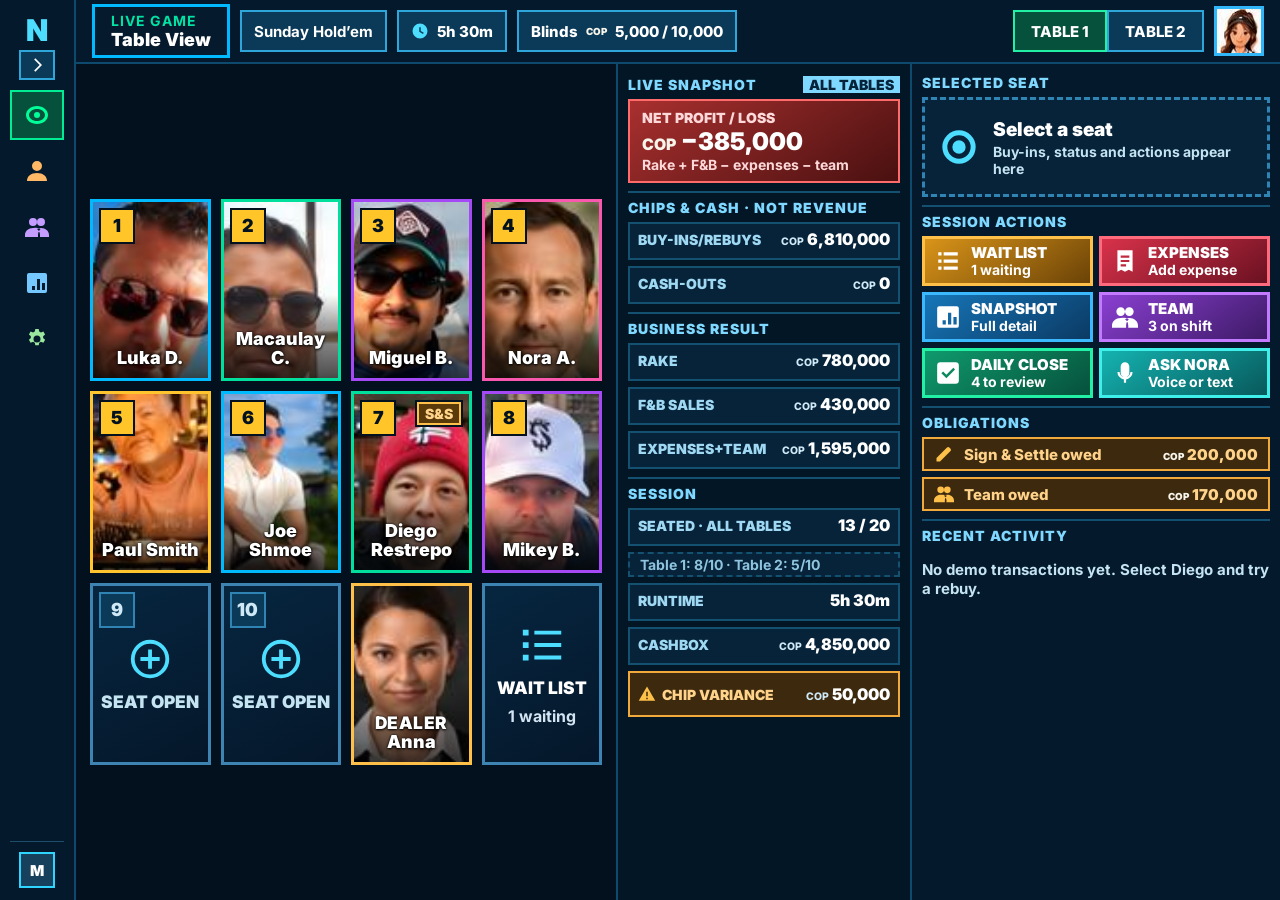
<file: desktop/control-center.html>
<!doctype html><html lang="en"><head><meta charset="utf-8"><meta name="viewport" content="width=device-width,initial-scale=1"><title>NORA Desktop · Control Center</title>
<link href="https://fonts.googleapis.com/css2?family=Inter:wght@500;600;700;800;900&display=swap" rel="stylesheet">
<style>:root{--bg:#03111f;--card:#082b43;--bd:#00baff;--lab:#c5e4f2;--cop:#f7f4ea;--g:#22f0a4;--gd:#06513b;--a:#ffc04a;--r:#ff6b7d}
*{box-sizing:border-box;margin:0;border-radius:0!important}
html,body{height:100%;overflow:hidden}
body{background:var(--bg);color:#fff;font-family:Inter,system-ui,sans-serif}
button{font-family:inherit;cursor:pointer;color:#fff}
button:focus-visible,input:focus-visible{outline:3px solid #fff;outline-offset:-3px}
small{font-size:65%;color:var(--cop);font-weight:900}
.i{width:22px;height:22px;fill:currentColor;flex:none}
.app{display:grid;grid-template-columns:208px minmax(0,1fr) clamp(360px,27vw,440px);grid-template-rows:72px minmax(0,1fr);height:100vh}
/* sidebar */
.side{grid-row:1/3;background:#041a2c;border-right:2px solid #0d4a6e;display:flex;flex-direction:column;padding:14px 12px;gap:6px;min-height:0}
.logo{font-size:30px;font-weight:900;letter-spacing:6px;color:#4cddff;padding:2px 8px 12px}
.nv{width:100%;display:flex;align-items:center;gap:12px;height:50px;padding:0 12px;border:2px solid transparent;background:none;font-size:16px;font-weight:800;white-space:nowrap;text-align:left}
.nv .ni{width:24px;height:24px}
.nvw:nth-of-type(2) .ni{color:#2de5be}.nvw:nth-of-type(3) .ni{color:#ffb866}.nvw:nth-of-type(4) .ni{color:#c59cff}.nvw:nth-of-type(5) .ni{color:#75c8ff}.nvw:nth-of-type(6) .ni{color:#9be79e}
.nv.on{background:var(--gd);border-color:#00ed94}.nv.on .ni{color:#00ff99}
.nv:hover:not(.on){background:#0b3a58}
.nv .chev{margin-left:auto;width:16px;height:16px;color:#c5e4f2;transition:transform .15s}
.nv.open .chev{transform:rotate(90deg)}
.sub{display:none;flex-direction:column;border:2px solid #1c4d6b;border-top:0;margin:-6px 0 2px}
.nv.open+.sub{display:flex}
.si{display:flex;align-items:center;gap:10px;min-height:38px;padding:0 10px 0 18px;border:0;border-top:1px solid #163f58;background:#04182a;font-size:14.5px;font-weight:800;text-align:left}
.si:first-child{border-top:0}.si .sm{width:18px;height:18px;color:#4cddff}
.si.cur{background:#0b3a58;color:#5cf2b8}.si.cur .sm{color:#5cf2b8}.si:hover{background:#0b3a58}
.me{margin-top:auto;display:flex;align-items:center;gap:10px;padding:10px 8px 0;border-top:1px solid #1c4d6b;font-size:15px;font-weight:800}
.me i{width:36px;height:36px;display:grid;place-items:center;background:#16405c;border:2px solid #2fd4ff;font-style:normal;font-weight:900}
.me span{display:block;font-size:14px;color:var(--lab);font-weight:700}
/* header */
.head{grid-column:2/4;display:flex;align-items:center;gap:10px;padding:0 16px;border-bottom:2px solid #0d4a6e;background:#041a2c;min-width:0}
.ht{border:3px solid #00b9ff;padding:5px 16px;background:#051a2c;flex:none}
.ht b{display:block;color:#00e3a4;font-size:14px;letter-spacing:1px}.ht span{display:block;font-size:18px;font-weight:900}
.pill{height:42px;display:flex;align-items:center;gap:8px;padding:0 12px;border:2px solid #2fa6d9;background:#0b3a58;font-size:15px;font-weight:800;white-space:nowrap;flex:none}
.pill .pi{width:18px;height:18px;color:#4cddff}
.demo{font-size:14px;font-weight:900;color:#ffd38a;border:2px solid #f2a93b;background:#3d2a0e;padding:6px 10px;white-space:nowrap}
.tabs{display:flex;margin-left:auto;flex:none}
.ttab{height:42px;padding:0 16px;border:2px solid #2fa6d9;background:#0b3a58;font-size:15px;font-weight:800}
.ttab.on{background:var(--gd);border-color:var(--g)}
.nora{width:50px;height:50px;border:3px solid #31b7f7;overflow:hidden;padding:0;background:none;flex:none}
.nora img{width:100%;height:130%;object-fit:cover;object-position:50% 0}
/* center */
.main{padding:14px 16px;display:flex;flex-direction:column;gap:12px;min-height:0;min-width:0}
.kpis{display:grid;grid-template-columns:1.35fr 1fr 1.15fr .8fr;gap:10px;flex:none}
.kpi{border:2px solid;padding:10px 14px;display:flex;flex-direction:column;gap:2px;text-align:left;min-width:0}
.kpi span{font-size:14px;font-weight:900;color:#e6f6ff;white-space:nowrap}.kpi b{font-size:clamp(19px,1.6vw,27px);font-weight:900;white-space:nowrap}
.k1{background:linear-gradient(145deg,#1676b8,#0b3a64);border-color:#3cb8ff}.k2{background:linear-gradient(145deg,#0f9a6c,#06513b);border-color:var(--g)}
.k3{background:linear-gradient(145deg,#8a3fd1,#3d1a66);border-color:#c27bff}.k4{background:linear-gradient(145deg,#d99419,#6b4307);border-color:var(--a)}
.grid{flex:1;min-height:0;display:grid;grid-template-columns:repeat(4,minmax(0,1fr));grid-template-rows:repeat(3,minmax(0,1fr));gap:10px}
.seat{position:relative;border:3px solid var(--bd);background:#071d31;overflow:hidden;padding:0;text-align:center;min-width:0}
.seat:hover{outline:3px solid #fff;outline-offset:-3px}
.t-b{border-color:#00baff}.t-g{border-color:#00df9c}.t-p{border-color:#a548f5}.t-m{border-color:#fa57ae}.t-a{border-color:#ffc42e}
.seat.sel{border:4px solid #fff;box-shadow:inset 0 0 0 3px #22f0a4}
.no{position:absolute;top:6px;left:6px;z-index:2;background:#ffc529;border:2px solid #111;color:#111;font-size:16px;font-weight:900;padding:2px 7px}
.ph{position:absolute;inset:0;overflow:hidden;background:#16405c}
.ph img{width:100%;height:138%;object-fit:cover;object-position:50% 0}
.ph.ini{display:grid;place-items:center;font-size:clamp(40px,4vw,64px);font-weight:900;color:#f2fbff;padding-bottom:24%}
.lab{position:absolute;left:0;right:0;bottom:0;padding:26px 6px 8px;background:linear-gradient(rgba(0,0,0,0) 0%,rgba(0,0,0,.35) 35%,rgba(0,0,0,.7))}
.lab b{display:block;font-size:clamp(17px,1.5vw,22px);font-weight:900;white-space:nowrap;line-height:1.1;text-shadow:0 1px 3px #000,0 0 2px #000}
.lab strong{display:block;font-size:clamp(19px,1.65vw,24px);font-weight:800;line-height:1.15;text-shadow:0 1px 3px #000,0 0 2px #000}
.lab b.dl{font-size:clamp(16px,1.35vw,20px);letter-spacing:.5px}
.ssf{position:absolute;top:6px;right:6px;z-index:2;background:#5a3a08;border:2px solid var(--a);color:#ffd38a;font-size:14px;font-weight:900;padding:1px 6px}
.seat.empty,.seat.wait{display:flex;flex-direction:column;align-items:center;justify-content:center;gap:8px;border-color:#3d84b2;background:linear-gradient(150deg,#062640,#05172a)}
.seat.empty.target{border-color:var(--g);background:linear-gradient(150deg,#0f9a6c,#06513b)}
.seat.empty b,.seat.wait b{font-size:clamp(16px,1.35vw,20px);font-weight:900}
.hint{font-size:16px;font-weight:700;color:#d3e4f3}
.i.huge{width:clamp(40px,3.6vw,60px);height:clamp(40px,3.6vw,60px);color:#4cddff}
.seat.dealer{border-color:var(--a)}
/* panel */
.panel{border-left:2px solid #0d4a6e;background:#041a2c;padding:14px;display:flex;flex-direction:column;gap:10px;min-height:0;overflow:hidden;animation:pin .18s ease-out}
@keyframes pin{from{opacity:.4}to{opacity:1}}
.phd{display:flex;align-items:center;gap:8px;flex:none;min-height:36px}
.phd b{flex:1;font-size:16px;font-weight:900;color:var(--lab);letter-spacing:.5px}
.pbk{width:36px;height:36px;display:grid;place-items:center;border:2px solid #2fa6d9;background:#0b3a58;padding:0;flex:none}
.pbk .i{width:20px;height:20px}.pbk.x{margin-left:auto}
.hint2{font-size:14px;font-weight:700;color:var(--lab);line-height:1.35;flex:none}
.ptile{display:flex;gap:12px;padding:8px;border:3px solid var(--bd);background:linear-gradient(150deg,#0d4a6e,#082b43);height:clamp(140px,19vh,172px);flex:none}
.ptile .pic{flex:0 0 auto;aspect-ratio:.9;height:100%;border:2px solid #2fd4ff;overflow:hidden;display:grid;place-items:center;background:#16405c;font-size:44px;font-weight:900}
.ptile .pic img{width:130%;max-width:none;height:135%;margin-left:-22%;object-fit:cover;object-position:50% 0;align-self:start}
.pinfo{display:flex;flex-direction:column;justify-content:center;gap:4px;min-width:0}
.pinfo b{font-size:22px;font-weight:900;line-height:1.1}.pinfo .s{font-size:15px;font-weight:900}
.pinfo .l{font-size:14px;font-weight:900;color:var(--lab);margin-top:4px}.pinfo strong{font-size:24px;font-weight:900;white-space:nowrap}
.mini{display:flex;align-items:center;gap:12px;padding:8px;border:2px solid var(--bd);background:#0b3a58;flex:none}
.mf{width:52px;height:52px;flex:none;border:2px solid #2fd4ff;overflow:hidden;display:grid;place-items:center;background:#16405c;font-size:22px;font-weight:900}
.mf img{width:130%;max-width:none;height:135%;margin-left:-22%;object-fit:cover;object-position:50% 0;align-self:start}
.mini b{display:block;font-size:18px;font-weight:900}.mini span{display:block;font-size:14px;font-weight:800;color:var(--lab);white-space:nowrap}
.warn{display:flex;align-items:center;gap:8px;padding:8px 12px;border:2px solid var(--a);background:#3d2a0e;color:#ffd38a;font-size:15px;font-weight:900;flex:none}
.warn .i{width:18px;height:18px}
.acts{display:grid;grid-template-columns:1fr 1fr;gap:8px;flex:none}
.act{height:clamp(62px,8vh,78px);display:flex;flex-direction:column;align-items:center;justify-content:center;gap:6px;border:3px solid;font-size:17px;font-weight:900}
.act .i{width:28px;height:28px}
.act.wide{grid-column:1/-1;flex-direction:row;gap:14px;height:clamp(54px,7vh,64px);font-size:20px}
.a1{background:#064d39;border-color:#00e39d}.a2{background:#382050;border-color:#c477fa}.a3{background:#4d3713;border-color:#f8bb39}.a4{background:#092c45;border-color:#08bafa}
.card{border:2px solid var(--bd);background:var(--card);padding:6px 12px;display:flex;flex-direction:column;gap:6px;min-height:0;flex:none}
.card.grow{flex:1 1 auto;overflow:hidden}
.ct{font-size:14px;font-weight:900;color:var(--lab);letter-spacing:.4px;padding-top:4px}
.row{display:flex;justify-content:space-between;align-items:center;gap:10px;min-height:38px;border-top:1px solid #38738c;font-size:15px;font-weight:800}
.row span{color:var(--lab)}.row b{font-size:17px;font-weight:900;white-space:nowrap;text-align:right}
.row.pos b{color:#5cf2b8}.row.neg b{color:#ff8a8f}.row.tot b{font-size:22px}
.empty{font-size:15px;font-weight:700;color:var(--lab);padding:10px 0}
.qgrid{display:grid;grid-template-columns:1fr 1fr;gap:8px;flex:none}
.qt{height:clamp(74px,10.5vh,96px);display:flex;flex-direction:column;align-items:flex-start;justify-content:center;gap:3px;padding:8px 12px;border:3px solid;text-align:left}
.qt .qi{width:26px;height:26px}.qt b{font-size:16px;font-weight:900}.qt span{font-size:14px;font-weight:700;white-space:nowrap}
.qa{background:linear-gradient(145deg,#d99419,#6b4307);border-color:var(--a)}.qr{background:linear-gradient(145deg,#d8324a,#6a1121);border-color:var(--r)}
.qb{background:linear-gradient(145deg,#1676b8,#0b3a64);border-color:#3cb8ff}.qp{background:linear-gradient(145deg,#8a3fd1,#3d1a66);border-color:#c27bff}
.qg{background:linear-gradient(145deg,#0f9a6c,#06513b);border-color:var(--g)}
.qt[data-go=nora]{background:linear-gradient(145deg,#14b3b0,#08595c);border-color:#3ff0ea}
.chips{display:flex;flex-wrap:wrap;gap:6px}
.chips button{min-height:40px;padding:0 12px;border:2px solid #2fa6d9;background:#0b3a58;font-size:15px;font-weight:900}
.chips button.on{border-color:var(--g);background:var(--gd)}
.fld{display:flex;flex-direction:column;gap:4px}
.fld span{font-size:14px;font-weight:900;color:var(--lab)}
.fld input{height:46px;padding:0 12px;border:2px solid #2fd4ff;background:#0d3d5a;color:#fff;font:900 20px Inter;outline:0}
.fld.big input{height:54px;font-size:26px}
.ss{display:flex;align-items:center;gap:10px;padding:8px 10px;border:2px solid var(--a);background:#3d2a0e;color:#ffd38a;font-size:15px;font-weight:900;cursor:pointer}
.ss input{width:22px;height:22px;accent-color:#ffc04a}
.oseats{display:grid;grid-template-columns:repeat(3,1fr);gap:6px}
.os{height:44px;border:2px solid #2fa6d9;background:#0b3a58;font-size:15px;font-weight:900}
.os.on{border-color:var(--g);background:var(--gd)}
.pft{display:grid;grid-template-columns:1fr 1fr;gap:8px;flex:none}
.btn{height:56px;border:3px solid;font-size:18px;font-weight:900}
.btn.sec{background:#073552;border-color:#00baff}.btn.pri{background:#005e3b;border-color:#00e39d}.btn.sec2{background:#0b3a58;border-color:#2fa6d9;font-size:16px}
.review{border-color:var(--a)}
.note{display:flex;align-items:center;gap:8px;font-size:14px;font-weight:800;color:#ffd38a;padding:6px 0 2px;margin-top:auto}
.note .i{width:18px;height:18px}
.ok{flex:1 1 auto;display:flex;flex-direction:column;align-items:center;justify-content:center;gap:8px;text-align:center;padding:14px;border:3px solid var(--g);background:linear-gradient(150deg,#064d40,#07334a)}
.ok .okc{width:72px;height:72px;color:#4df4b9}.ok b{font-size:22px;font-weight:900}.ok span{font-size:16px;font-weight:800}
.ok em{font-style:normal;font-size:14px;font-weight:900;color:#ffd38a;border:2px solid #f2a93b;background:#3d2a0e;padding:4px 8px;margin-top:4px}
.net{border:3px solid var(--g);background:linear-gradient(145deg,#0f9a6c,#06513b);padding:10px 14px;flex:none}
.net.neg{border-color:var(--r);background:linear-gradient(145deg,#d8324a,#6a1121)}
.net span{display:block;font-size:14px;font-weight:900}.net b{display:block;font-size:30px;font-weight:900;line-height:1.1}.net em{font-style:normal;font-size:14px;font-weight:800;opacity:.92}
.g2{display:grid;grid-template-columns:1fr 1fr;gap:8px;flex:none}
.m{border:2px solid var(--bd);background:var(--card);padding:8px 10px}.m span{display:block;font-size:14px;font-weight:900;color:var(--lab)}.m b{display:block;font-size:19px;font-weight:900;white-space:nowrap}
.accs{padding:4px 10px}
.acc{border-top:1px solid #38738c}.acc:first-child{border-top:0}
.ah{width:100%;height:42px;display:flex;align-items:center;justify-content:space-between;border:0;background:none;font-size:15px;font-weight:900;color:#fff;padding:0}
.ah .ch{width:16px;height:16px;color:var(--lab);transition:transform .15s}.acc.open .ah .ch{transform:rotate(90deg)}
.ab .row{min-height:32px}
.crow{display:flex;align-items:center;gap:12px;min-height:52px;border-top:1px solid #38738c}.crow:first-child{border-top:0}
.crow b{display:block;font-size:16px;font-weight:900}.crow span{display:block;font-size:14px;font-weight:700;color:var(--lab)}
.st{width:30px;height:30px;flex:none;display:grid;place-items:center;font-style:normal;font-weight:900;font-size:18px;border:2px solid}
.sg{background:#0f9a6c;border-color:#22f0a4}.sa{background:#b07a12;border-color:#ffc04a}.sr{background:#a5233a;border-color:#ff6b7d}
.srow{display:flex;align-items:center;gap:12px;min-height:66px;border-top:1px solid #38738c}.srow:first-child{border-top:0}
.srow>div{flex:1;min-width:0}.srow b{display:block;font-size:17px;font-weight:900}.srow span{display:block;font-size:14px;font-weight:700;color:var(--lab)}
.srow strong{font-size:15px;font-weight:900;white-space:nowrap}.pos{color:#5cf2b8}.neg{color:#ff8a8f}
/* nora */
.nctx{display:flex;align-items:center;gap:8px;padding:8px 10px;border:2px solid #2fd4ff;background:#0b3a58;font-size:15px;font-weight:900;flex:none;white-space:nowrap;overflow:hidden}
.nctx .i{width:18px;height:18px;color:#4cddff}
.thread{flex:1 1 auto;min-height:0;overflow:hidden;display:flex;flex-direction:column;justify-content:flex-end;gap:8px}
.nb,.ub{max-width:90%;padding:10px 12px;font-size:15px;line-height:1.35;border:2px solid}
.nb{align-self:flex-start;background:#0b2f48;border-color:#2fa6d9}
.ub{align-self:flex-end;background:#0e5a3f;border-color:var(--g)}.ub em{display:block;font-style:normal;font-size:14px;font-weight:900;color:#b9f7dc;margin-bottom:2px}
.ntiles{display:grid;grid-auto-flow:column;grid-auto-columns:1fr;gap:8px;flex:none}
.nt{height:84px;display:flex;flex-direction:column;align-items:center;justify-content:center;gap:6px;border:3px solid;font-size:16px;font-weight:900}
.nt .i{width:28px;height:28px}
.comp{flex:none;border-top:2px solid #1f6f97;padding-top:8px;height:72px}
.comp>div{display:none;align-items:center;gap:8px;height:62px}
.comp.idle .c-idle,.comp.rec .c-rec,.comp.proc .c-proc{display:flex}
.c-idle input{flex:1;min-width:0;height:54px;padding:0 12px;border:2px solid #2fd4ff;background:#0d3d5a;color:#fff;font:700 16px Inter;outline:0}
.send{width:54px;height:54px;border:2px solid var(--g);background:var(--gd);display:grid;place-items:center}
.mic{width:60px;height:60px;border-radius:50%!important;border:3px solid #4cddff;background:radial-gradient(circle at 35% 30%,#1fa8e0,#0b4f78);display:grid;place-items:center;animation:br 3.2s ease-in-out infinite}
.mic .i{width:28px;height:28px}
@keyframes br{0%,100%{box-shadow:0 0 0 0 rgba(76,221,255,.25)}50%{box-shadow:0 0 0 7px rgba(76,221,255,.12)}}
.cancel{height:54px;padding:0 10px;border:2px solid #9fc6dc;background:#0b3a58;font-size:15px;font-weight:900;display:flex;align-items:center;gap:4px}
.cancel .i{width:16px;height:16px}
.wave{flex:1;min-width:0;height:54px;display:flex;align-items:center;justify-content:center;gap:3px;border:2px solid var(--r);background:#3d0d18;overflow:hidden}
.wave i{display:block;flex:none;width:4px;height:10px;background:#ff8a8f;animation:wv 1s ease-in-out infinite}
.wave i:nth-child(2n){animation-delay:.15s}.wave i:nth-child(3n){animation-delay:.3s}.wave i:nth-child(4n){animation-delay:.45s}
@keyframes wv{0%,100%{height:8px}50%{height:32px}}
.dot{width:10px;height:10px;border-radius:50%!important;background:#ff4d63;animation:bl 1s infinite;margin-right:4px}@keyframes bl{50%{opacity:.25}}
.tm{font-size:16px;font-weight:900;margin-left:6px;font-variant-numeric:tabular-nums}
.stop{width:60px;height:60px;border-radius:50%!important;border:3px solid #ffb3bb;background:#d8324a;display:grid;place-items:center;position:relative}
.stop::before,.stop::after{content:'';position:absolute;inset:-3px;border-radius:50%;border:3px solid rgba(255,107,125,.7);animation:rg 1.6s ease-out infinite}
.stop::after{animation-delay:.8s}@keyframes rg{from{transform:scale(1);opacity:.9}to{transform:scale(1.55);opacity:0}}
.stop span{width:20px;height:20px;background:#fff}
.c-proc{justify-content:center;font-size:16px;font-weight:900;color:#e6d4ff}
.dots{display:flex;gap:6px}.dots i{width:11px;height:11px;border-radius:50%!important;background:#c27bff;animation:bo 1.1s ease-in-out infinite}
.dots i:nth-child(2){animation-delay:.15s}.dots i:nth-child(3){animation-delay:.3s}
@keyframes bo{0%,80%,100%{transform:translateY(0);opacity:.5}40%{transform:translateY(-7px);opacity:1}}
.toast{position:fixed;left:50%;bottom:22px;transform:translateX(-50%) translateY(20px);opacity:0;pointer-events:none;background:#0b3a58;border:2px solid #4cddff;padding:12px 18px;font-size:16px;font-weight:800;transition:.2s;z-index:9}
.toast.on{opacity:1;transform:translateX(-50%)}
@media (prefers-reduced-motion:reduce){*{animation:none!important;transition:none!important}}
@media (max-width:1380px){.demo{display:none}}
.kpi span{overflow:hidden;text-overflow:clip}

/* ===== v2 refinement: responsive control center ===== */
:root{--rail:76px;--rail-w:248px}
.hamb,.tasksbtn,.bnav,.scrim{display:none}
/* grid: portrait tiles, always filling the canvas at a fixed ratio */
.gridwrap{flex:1;min-height:0;container-type:size}
.grid{--cols:4;--rows:3;--gap:10px;--rmax:1.2;--rmin:.85;width:100%;height:100%;
 --w:calc((100cqw - (var(--cols) - 1)*var(--gap))/var(--cols));--h:calc((100cqh - (var(--rows) - 1)*var(--gap))/var(--rows));
 --tw:min(var(--w),calc(var(--h)*var(--rmax)));--th:min(var(--h),calc(var(--tw)/var(--rmin)));
 display:grid;grid-template-columns:repeat(var(--cols),var(--tw));grid-template-rows:repeat(var(--rows),var(--th));justify-content:space-between;align-content:space-between;gap:var(--gap)}
.ph img{width:140%;max-width:none;height:138%;margin-left:-30%;object-fit:cover;object-position:50% 0}
.lab{padding:34px 8px 10px}
.lab b{font-size:clamp(17px,1.4vw,23px);white-space:normal;overflow:visible;text-overflow:clip;line-height:1.1;overflow-wrap:anywhere}
/* seat badge: square, inset, high contrast */
.no{top:8px;left:8px;width:32px;height:32px;padding:0;display:grid;place-items:center;background:#ffc529;border:0;box-shadow:0 0 0 2px #04121f;color:#04121f;font-size:18px;font-weight:900;line-height:1}
.ssf{top:8px;right:8px;box-shadow:0 0 0 2px #04121f}
.seat.empty .no{background:#0b3a58;color:#cfe9f7;box-shadow:0 0 0 2px #2f84b3}
/* rail: collapsed by default, overlay-expands, can be pinned */
.app{grid-template-columns:var(--rail) minmax(0,1fr) clamp(340px,24vw,440px)}
.app.pinned{grid-template-columns:232px minmax(0,1fr) clamp(340px,24vw,440px)}
.side{position:relative;z-index:30;width:var(--rail);overflow:hidden;transition:width .16s ease;padding:12px 10px}
.app.pinned .side{width:232px}
.side:hover,.side.exp{width:var(--rail-w);overflow-y:auto;box-shadow:12px 0 28px rgba(0,0,0,.55)}
.rail-top{display:flex;align-items:center;gap:6px;min-height:44px;margin-bottom:4px}
.rail-top .logo{font-size:26px;letter-spacing:5px;padding:0 6px;flex:1;overflow:hidden}
.rail-top .pbk{display:none}
.side:hover .rail-top .pbk,.side.exp .rail-top .pbk,.app.pinned .rail-top .pbk{display:grid}
.app.pinned .rail-top .pbk .i{transform:rotate(180deg)}
.app:not(.pinned) .side:not(:hover):not(.exp) .nv span,.app:not(.pinned) .side:not(:hover):not(.exp) .nv .chev,.app:not(.pinned) .side:not(:hover):not(.exp) .sub,.app:not(.pinned) .side:not(:hover):not(.exp) .me div,.app:not(.pinned) .side:not(:hover):not(.exp) .logo{display:none!important}
.app:not(.pinned) .side:not(:hover):not(.exp) .nv{justify-content:center;padding:0}
.app:not(.pinned) .side:not(:hover):not(.exp) .me{justify-content:center;padding-left:0;padding-right:0}
.app:not(.pinned) .side:not(:hover):not(.exp) .rail-top{justify-content:center}
.app:not(.pinned) .side:not(:hover):not(.exp) .rail-top::before{content:'N';font-size:30px;font-weight:900;color:#4cddff;letter-spacing:0}
.nv.on:not(.open){background:var(--gd)}
/* right panel hierarchy */
.panel{gap:12px;overflow-y:auto;padding:14px}
.sec{display:flex;flex-direction:column;gap:8px;flex:none;border-top:2px solid #14506f;padding-top:8px}
.sec:first-of-type{border-top:0;padding-top:0}
.sec.grow{flex:1 1 auto;min-height:120px}
.stt{font-size:14px;font-weight:900;letter-spacing:1px;color:#7fd8ff}
.sel{display:flex;gap:12px;padding:8px;border:3px solid var(--bd);background:linear-gradient(150deg,#0d4a6e,#082b43)}
.sel .pic{flex:0 0 auto;width:84px;height:100px;border:2px solid #2fd4ff;overflow:hidden;display:grid;place-items:center;background:#16405c;font-size:36px;font-weight:900}
.sel .pic img{width:132%;max-width:none;height:138%;margin-left:-24%;object-fit:cover;object-position:50% 0;align-self:start}
.sel .pinfo{gap:2px}.sel .pinfo b{font-size:22px}.sel .pinfo strong{font-size:23px}
.selempty{display:flex;align-items:center;gap:14px;min-height:100px;padding:10px 14px;border:3px dashed #2f84b3;background:#06233a}
.selempty .i.big{width:40px;height:40px;color:#4cddff}
.selempty b{display:block;font-size:19px;font-weight:900}.selempty span{display:block;font-size:14px;font-weight:700;color:var(--lab);margin-top:2px}
.acts4{display:grid;grid-template-columns:repeat(4,1fr);gap:6px}
.acts4 .act{height:58px;gap:3px;font-size:14px;border-width:3px;padding:0;white-space:nowrap;letter-spacing:0}
.acts4 .act .i{width:24px;height:24px}
.qgrid{gap:8px}
.qt{height:62px;flex-direction:row;align-items:center;justify-content:flex-start;gap:10px;padding:6px 10px}
.qt>div{min-width:0;text-align:left}.qt b{display:block;font-size:15px;line-height:1.15;white-space:nowrap}.qt span{display:block;font-size:14px;font-weight:700;overflow:hidden;text-overflow:ellipsis;white-space:nowrap}
.qt .qi{width:26px;height:26px;flex:none}
.al{display:flex;align-items:center;gap:10px;min-height:44px;padding:0 10px;border:2px solid;font-size:15px;font-weight:800;text-align:left;width:100%}
.al .i{width:20px;height:20px}.al span{flex:1;min-width:0;overflow:hidden;text-overflow:ellipsis;white-space:nowrap}.al b{font-size:15px;font-weight:900;white-space:nowrap}
.a-a{background:#3d2a0e;border-color:#f2a93b;color:#ffd38a}.a-a .i{color:#ffc04a}
.a-g{background:#07372d;border-color:#22f0a4}.a-g .i{color:#22f0a4}
.panel[data-view=session] .phd,.panel[data-view=player] .phd{display:none}
/* tablet landscape / small laptop */
@media (max-width:1199px){.kpi{padding:8px 10px}.kpi b{font-size:19px}.pill:nth-of-type(n+3){display:none}.app{grid-template-columns:var(--rail) minmax(0,1fr) 340px}.app.pinned{grid-template-columns:232px minmax(0,1fr) 340px}.qt span{font-size:14px}}
/* tablet portrait: panel becomes a right drawer, 3x4 grid */
@media (max-width:999px){
 .app,.app.pinned{grid-template-columns:var(--rail) minmax(0,1fr)}
 .head{grid-column:2}
 .main{grid-column:2}
 .grid{--cols:3;--rows:4}
 .tasksbtn{display:flex;align-items:center;gap:8px;height:42px;padding:0 14px;border:2px solid #2fa6d9;background:#0b3a58;font-size:15px;font-weight:900;flex:none}
 .tasksbtn .i{width:20px;height:20px}
 .panel{position:fixed;right:0;top:72px;bottom:0;width:min(400px,92vw);z-index:25;transform:translateX(105%);visibility:hidden;transition:transform .18s ease,visibility 0s .18s;box-shadow:-14px 0 30px rgba(0,0,0,.5)}
 body.sheet .panel{transform:none;visibility:visible;transition:transform .18s ease}
 .panel[data-view=session] .phd,.panel[data-view=player] .phd{display:flex}
 .panel[data-view=session] .pbk.x,.panel[data-view=player] .pbk.x{display:grid}
 .tabs{margin-left:auto}
 .pill:nth-of-type(n+2){display:none}
}
/* mobile: single focus area, bottom nav, drawer menu, bottom-sheet panel */
@media (max-width:767px){
 .app,.app.pinned{grid-template-columns:minmax(0,1fr);grid-template-rows:60px minmax(0,1fr) calc(64px + env(safe-area-inset-bottom));height:100vh;height:100dvh}
 .head{grid-column:1;grid-row:1;padding:0 8px;gap:8px}
 .main{grid-column:1;grid-row:2;padding:8px;gap:8px}
 .hamb{display:grid;place-items:center;width:44px;height:44px;border:2px solid #2fa6d9;background:#0b3a58;padding:0;flex:none}
 .hamb .i{width:24px;height:24px}
 .ht{padding:3px 10px;border-width:2px}.ht b{font-size:14px}.ht span{font-size:16px}
 .pill,.demo{display:none!important}
 .ttab{padding:0 10px;height:40px;font-size:14px}
 .tasksbtn span{display:none}.tasksbtn{width:44px;height:44px;padding:0;justify-content:center}
 .nora{width:44px;height:44px}
 .kpis{grid-template-columns:repeat(2,1fr);gap:6px}
 .kpi{padding:4px 8px;flex-direction:row;align-items:baseline;justify-content:space-between;gap:6px}.kpi span{font-size:14px}.kpi b{font-size:clamp(15px,4.3vw,19px)}
 .kpi.k1 b small,.kpi b small{font-size:65%}
 .grid{--gap:6px;--r:.82}
 .lab{padding:26px 4px 6px}.lab b{font-size:15px}
 .no{top:5px;left:5px;width:26px;height:26px;font-size:16px}.ssf{top:5px;right:5px;font-size:14px;padding:0 4px}
 .side{position:fixed;left:0;top:0;bottom:0;width:284px;transform:translateX(-105%);transition:transform .18s ease;z-index:60;overflow-y:auto}
 .app.drawer .side{transform:none;box-shadow:14px 0 34px rgba(0,0,0,.6)}
 .app.drawer .scrim{display:block;position:fixed;inset:0;background:rgba(0,0,0,.55);z-index:55}
 .side .nv span,.side .nv .chev,.side .sub,.side .me div,.side .logo{display:revert!important}
 .app:not(.pinned) .side:not(:hover):not(.exp) .nv span,.app:not(.pinned) .side:not(:hover):not(.exp) .nv .chev,.app:not(.pinned) .side:not(:hover):not(.exp) .me div,.app:not(.pinned) .side:not(:hover):not(.exp) .logo{display:revert!important}
 .app:not(.pinned) .side:not(:hover):not(.exp) .nv{justify-content:flex-start;padding:0 12px}
 .app:not(.pinned) .side:not(:hover):not(.exp) .rail-top::before{content:none}
 .nv.open+.sub{display:flex!important}
 .rail-top .pbk{display:none!important}
 .bnav{display:grid;grid-column:1;grid-row:3;grid-template-columns:repeat(5,1fr);background:#041a2c;border-top:2px solid #0d4a6e;padding-bottom:env(safe-area-inset-bottom)}
 .bt{display:flex;flex-direction:column;align-items:center;justify-content:center;gap:3px;border:0;background:none;font-size:11.5px;font-weight:800;color:#cfe3f1}
 .bt .i{width:26px;height:26px}
 .bt:nth-child(1) .i{color:#2de5be}.bt:nth-child(2) .i{color:#ffb866}.bt:nth-child(3) .i{color:#c59cff}.bt:nth-child(4) .i{color:#75c8ff}.bt:nth-child(5) .i{color:#9be79e}
 .bt.on{background:var(--gd);box-shadow:inset 0 3px 0 #00ed94}
 .panel{left:0;right:0;top:auto;bottom:calc(64px + env(safe-area-inset-bottom));width:auto;height:min(80dvh,660px);transform:translateY(calc(100% + 90px));visibility:hidden;border-left:0;border-top:3px solid #00baff;box-shadow:0 -14px 30px rgba(0,0,0,.55)}
 body.sheet .panel{transform:none;visibility:visible}
 .acts4 .act,.qt{min-height:56px}
 .toast{bottom:90px}
}
@media (max-width:359px){.seat.wait .hint{display:none}.seat.empty .i.huge{margin-top:16px}.kpi{flex-direction:column;align-items:flex-start;gap:0}.ht{display:none}.ttab{padding:0 8px}.head{gap:6px}.bt span{font-size:11.5px}}
@media (max-height:940px) and (min-width:1000px){.app{grid-template-rows:64px minmax(0,1fr)}.main{padding:10px 14px;gap:10px}.kpi{padding:6px 12px}.kpi b{font-size:22px}.panel{padding:10px;gap:8px}.sel .pic{width:64px;height:78px}.sel{padding:6px}.sel .pinfo b{font-size:20px}.sel .pinfo strong{font-size:20px}.qt{height:50px}.qgrid{gap:6px}.acts4 .act{height:50px}.al{min-height:34px}.sec{gap:6px;padding-top:6px}.warn{padding:5px 10px}}
@media (max-height:800px) and (min-width:1000px){.sec.grow{min-height:56px}.row{min-height:30px}.empty{padding:4px 0}}
@media (max-height:760px) and (min-width:1000px){.sel .pic{width:70px;height:84px}.qt{height:54px}.acts4 .act{height:52px}.al{min-height:38px}}

/* ===== v4: proportions, snapshot, team, nav sections ===== */
.snap{display:none}.land{display:none}
.panel .tbar{display:flex;gap:4px;flex:none;padding:0 0 8px;border-bottom:2px solid #14506f}
.tbb{flex:1 1 0;min-width:0;height:40px;display:grid;place-items:center;border:2px solid #14506f;background:#06233a;padding:0;color:#cfe9f7}
.tbb .i{width:22px;height:22px}.tbb:hover{border-color:#fff}.tbb.on{background:var(--gd);border-color:#00ed94;color:#fff}
.tbb.ctx{border-color:#2f84b3}.tbsep{flex:none;width:2px;background:#14506f;margin:2px 2px}
.panel[data-view=session] .tbar,.panel[data-view=player] .tbar{display:none}
.acts4{grid-template-columns:repeat(var(--n,4),1fr)}
.sel.openseat{align-items:center;min-height:0;border-style:solid}
.sel.openseat .pic{display:grid;place-items:center;background:#0b3a58;color:#4cddff;font-size:34px}
.sel.openseat .pic .i{width:36px;height:36px}
.tm{display:flex;gap:10px;padding:8px 0;border-top:1px solid #38738c}.tm:first-child{border-top:0}
.tm .mf{width:48px;height:48px}
.tmi{flex:1;min-width:0;display:flex;flex-direction:column;gap:3px}
.tm1{display:flex;align-items:center;justify-content:space-between;gap:8px}.tm1 b{font-size:18px;font-weight:900}
.stb{font-size:14px;font-weight:900;padding:2px 8px;border:2px solid;white-space:nowrap;min-width:104px;text-align:center}
.stb.paid{color:#5cf2b8;border-color:#22f0a4;background:#07372d}.stb.owed{color:#ffd38a;border-color:#f2a93b;background:#3d2a0e}
.tm2{font-size:14px;font-weight:700;color:var(--lab)}
.tm3{display:grid;grid-template-columns:1fr 1fr;gap:8px}.tm3>div{border:2px solid #14506f;background:#06233a;padding:3px 8px}
.tm3 span{display:block;font-size:14px;font-weight:800;color:#8fc4de}.tm3 b{font-size:16px;font-weight:900;white-space:nowrap}
.tmsum{display:grid;grid-template-columns:repeat(3,1fr);gap:6px;margin-top:4px}.tmsum div{border:2px solid #14506f;padding:4px 6px;text-align:center}
.tmsum span{display:block;font-size:14px;font-weight:800;color:#8fc4de}.tmsum b{font-size:15px;font-weight:900;white-space:nowrap}
.dis{opacity:.4}.rolebtn{cursor:pointer;border:0;border-top:1px solid #1c4d6b;background:none;color:inherit;width:100%;text-align:left;font-family:inherit}.rolebtn:focus-visible{outline:2px solid #fff}
.land{flex-direction:column;gap:12px;min-height:0;overflow:auto}
.land h2{margin:0;font-size:22px;font-weight:900}.land .ls{font-size:16px;font-weight:700;color:var(--lab)}
.lgrid{display:grid;grid-template-columns:repeat(auto-fill,minmax(250px,1fr));gap:10px}
.lc{display:flex;align-items:center;gap:12px;min-height:68px;padding:8px 14px;border:2px solid #2fa6d9;background:#0b3a58;text-align:left}
.lc .i{width:28px;height:28px;color:#4cddff;flex:none}.lc b{display:block;font-size:17px;font-weight:900}.lc span{display:block;font-size:14px;font-weight:700;color:var(--lab)}
.lc:hover{border-color:#fff}
.lback{align-self:flex-start;height:56px;padding:0 22px;border:3px solid #00ed94;background:var(--gd);font-size:17px;font-weight:900}
.live{display:flex;align-items:center;gap:10px;padding:8px 12px;border:2px solid #22f0a4;background:#07372d;font-size:16px;font-weight:800}
@media (min-width:1280px){
 .app{--snapW:clamp(294px,20vw,392px);--panW:clamp(370px,24vw,462px);grid-template-columns:var(--rail) minmax(0,1fr) var(--snapW) var(--panW)}
 .app.pinned{grid-template-columns:232px minmax(0,1fr) var(--snapW) var(--panW)}
 .head{grid-column:2/-1}
 .kpis{display:none}
 .main{padding:14px}
 .grid{--rmin:.662;align-content:center}
 .snap{display:flex;flex-direction:column;gap:6px;min-height:0;min-width:0;padding:12px 0;border-left:2px solid #0d4a6e;background:#031626;overflow:hidden}
 .snap>*{margin:0 10px}
 .snh{display:flex;align-items:baseline;justify-content:space-between;flex:none}
 .snh b{font-size:14px;font-weight:900;letter-spacing:1px;color:#7fd8ff}.snh .scope{font-size:14px;font-weight:900;color:#06233a;background:#7fd8ff;padding:0 6px}
 .sgl{font-size:14px;font-weight:900;letter-spacing:1px;color:#7fd8ff;border-top:2px solid #14506f;padding-top:6px;margin-top:2px;flex:none}
 .snet{display:flex;flex-direction:column;gap:0;text-align:left;padding:8px 12px;border:2px solid var(--g);background:linear-gradient(145deg,#0f9a6c,#06513b);min-width:0;flex:none;color:#fff}
 .snet span{font-size:14px;font-weight:900;color:#d6fff0}.snet b{font-size:clamp(24px,1.9vw,30px);font-weight:900;white-space:nowrap}.snet b small{font-size:65%}.snet em{font-style:normal;font-size:14px;font-weight:700;color:#d6fff0}
 .snet.neg{background:linear-gradient(145deg,#a8302f,#4a1010);border-color:#ff6a6a}.snet.neg span,.snet.neg em{color:#ffd9d9}
 .sr{display:flex;align-items:baseline;justify-content:space-between;gap:8px;text-align:left;min-height:38px;padding:5px 8px;border:2px solid #14506f;background:#06233a;min-width:0;flex:none;color:#fff}
 .sr:hover{border-color:#fff}.sr.static:hover{border-color:#14506f}
 .sr span{font-size:14px;font-weight:900;color:#9fd8f2;white-space:nowrap}
 .sr b{font-size:clamp(16px,1.1vw,19px);font-weight:900;white-space:nowrap}.sr b small{font-size:65%;font-weight:800;color:#cfe9f7}
 .sr.sub2{min-height:0;padding:2px 10px;border-style:dashed}.sr.sub2 span{color:#8fc4de;font-weight:700}
 .sr.var{background:#3d2a0e;border-color:#f2a93b;min-height:46px;align-items:center}.sr.var span{display:flex;align-items:center;gap:6px;color:#ffd38a}.sr.var span .i{width:18px;height:18px;color:#ffc04a}.sr.var b{color:#fff}
 .snaprest{margin:0 12px;border:2px solid #14506f;padding:10px;font-size:15px;font-weight:700;color:var(--lab)}
}
@media (min-width:1280px) and (max-height:800px){.sr{min-height:34px;padding:3px 10px}.snet{padding:6px 12px}.snap{gap:5px;padding:10px 0}.sgl{padding-top:4px}.sr.var{min-height:40px}}
/* section landing pages (primary navigation) */
body[data-sec]:not([data-sec=tables]) .land{display:flex}
body[data-sec]:not([data-sec=tables]) .kpis,body[data-sec]:not([data-sec=tables]) .gridwrap,body[data-sec]:not([data-sec=tables]) .snap,body[data-sec]:not([data-sec=tables]) .tabs{display:none!important}
body[data-sec]:not([data-sec=tables]) .panel{display:none!important}
@media (min-width:768px){body[data-sec]:not([data-sec=tables]) .app{grid-template-columns:var(--rail) minmax(0,1fr)!important}body[data-sec]:not([data-sec=tables]) .app.pinned{grid-template-columns:232px minmax(0,1fr)!important}body[data-sec]:not([data-sec=tables]) .head{grid-column:2!important}body[data-sec]:not([data-sec=tables]) .main{grid-column:2!important}}
/* rail: always-visible expand toggle (click/tap, not hover-only) */
.rail-top .pbk{display:grid!important}
.app:not(.pinned) .side:not(:hover):not(.exp) .rail-top{flex-direction:column;gap:2px;min-height:0}
.app:not(.pinned) .side:not(:hover):not(.exp) .rail-top .pbk{width:36px;height:30px}
</style></head><body>
<div class="app">
<aside class="side"><div class="nvw"><button class="nv on open"><svg class="i ni" viewBox="0 0 24 24"><path fill-rule="evenodd" d="M12 3C5.9 3 1 7 1 12s4.9 9 11 9 11-4 11-9-4.9-9-11-9Zm0 3c4.5 0 8 2.7 8 6s-3.5 6-8 6-8-2.7-8-6 3.5-6 8-6Zm0 3a3 3 0 1 0 0 6 3 3 0 0 0 0-6Z"/></svg><span>Live Session</span><svg class="i chev" viewBox="0 0 24 24"><path fill-rule="evenodd" d="M8.6 18.6 10 20l8-8-8-8-1.4 1.4 6.6 6.6Z"/></svg></button><div class="sub"><button class="si" data-go="table"><svg class="i sm" viewBox="0 0 24 24"><path fill-rule="evenodd" d="M12 3C5.9 3 1 7 1 12s4.9 9 11 9 11-4 11-9-4.9-9-11-9Zm0 3c4.5 0 8 2.7 8 6s-3.5 6-8 6-8-2.7-8-6 3.5-6 8-6Zm0 3a3 3 0 1 0 0 6 3 3 0 0 0 0-6Z"/></svg>Live Tables</button><button class="si" data-go="wait"><svg class="i sm" viewBox="0 0 24 24"><path fill-rule="evenodd" d="M3 4h3v3H3zm5 0h13v3H8zM3 10.5h3v3H3zm5 0h13v3H8zM3 17h3v3H3zm5 0h13v3H8z"/></svg>Wait List</button><button class="si" data-go="expense"><svg class="i sm" viewBox="0 0 24 24"><path fill-rule="evenodd" d="M5 2h14v20l-3.5-2-3.5 2-3.5-2L5 22V2Zm3 5v2h8V7H8Zm0 4v2h8v-2H8Zm0 4v2h5v-2H8Z"/></svg>Expenses</button><button class="si" data-go="snapshot"><svg class="i sm" viewBox="0 0 24 24"><path fill-rule="evenodd" d="M4 2h16a2 2 0 0 1 2 2v16a2 2 0 0 1-2 2H4a2 2 0 0 1-2-2V4a2 2 0 0 1 2-2Zm3 13v4h3v-4H7Zm5-7v11h3V8h-3Zm5 4v7h3v-7h-3Z"/></svg>Snapshot</button><button class="si" data-go="close"><svg class="i sm" viewBox="0 0 24 24"><path fill-rule="evenodd" d="M5 2h14a3 3 0 0 1 3 3v14a3 3 0 0 1-3 3H5a3 3 0 0 1-3-3V5a3 3 0 0 1 3-3Zm5.5 14.8 8-8-1.6-1.6-6.4 6.4-3-3-1.6 1.6 4.6 4.6Z"/></svg>Daily Close</button><button class="si" data-go="team"><svg class="i sm" viewBox="0 0 24 24"><path fill-rule="evenodd" d="M8 11a4 4 0 1 0 0-8 4 4 0 0 0 0 8Zm8 0a4 4 0 1 0 0-8 4 4 0 0 0 0 8ZM8 13c-4.5 0-8 3-8 7v2h13v-2c0-2.5 1-4.5 2.5-6A12 12 0 0 0 8 13Zm8 0c-1.5 0-2.8.3-4 1 2 1.5 3 3.5 3 6v2h9v-2c0-4-3.5-7-8-7Z"/></svg>Team on shift</button></div></div><div class="nvw"><button class="nv"><svg class="i ni" viewBox="0 0 24 24"><path fill-rule="evenodd" d="M12 12a5 5 0 1 0 0-10 5 5 0 0 0 0 10ZM12 14c-6 0-10 3.2-10 8h20c0-4.8-4-8-10-8Z"/></svg><span>Players</span><svg class="i chev" viewBox="0 0 24 24"><path fill-rule="evenodd" d="M8.6 18.6 10 20l8-8-8-8-1.4 1.4 6.6 6.6Z"/></svg></button><div class="sub"><button class="si" data-go="toast:Opens Players workspace (not in this demo)"><svg class="i sm" viewBox="0 0 24 24"><path fill-rule="evenodd" d="M10 2a8 8 0 0 1 6.3 12.9l5.4 5.4-1.4 1.4-5.4-5.4A8 8 0 1 1 10 2Zm0 3a5 5 0 1 0 0 10 5 5 0 0 0 0-10Z"/></svg>Find Player</button><button class="si" data-go="toast:Opens Players workspace (not in this demo)"><svg class="i sm" viewBox="0 0 24 24"><path fill-rule="evenodd" d="M12 2a10 10 0 1 1 0 20 10 10 0 0 1 0-20Zm-1 5v4H7v2h4v4h2v-4h4v-2h-4V7Z"/></svg>Add Player</button><button class="si" data-go="toast:Opens Scheduled Games (not in this demo)"><svg class="i sm" viewBox="0 0 24 24"><path fill-rule="evenodd" d="M7 2h2v2h6V2h2v2h3v18H4V4h3Zm-1 8v10h12V10Z"/></svg>Scheduled Games</button></div></div><div class="nvw"><button class="nv"><svg class="i ni" viewBox="0 0 24 24"><path fill-rule="evenodd" d="M8 11a4 4 0 1 0 0-8 4 4 0 0 0 0 8Zm8 0a4 4 0 1 0 0-8 4 4 0 0 0 0 8ZM8 13c-4.5 0-8 3-8 7v2h13v-2c0-2.5 1-4.5 2.5-6A12 12 0 0 0 8 13Zm8 0c-1.5 0-2.8.3-4 1 2 1.5 3 3.5 3 6v2h9v-2c0-4-3.5-7-8-7Z"/></svg><span>Team</span><svg class="i chev" viewBox="0 0 24 24"><path fill-rule="evenodd" d="M8.6 18.6 10 20l8-8-8-8-1.4 1.4 6.6 6.6Z"/></svg></button><div class="sub"><button class="si" data-go="team"><svg class="i sm" viewBox="0 0 24 24"><path fill-rule="evenodd" d="M8 11a4 4 0 1 0 0-8 4 4 0 0 0 0 8Zm8 0a4 4 0 1 0 0-8 4 4 0 0 0 0 8ZM8 13c-4.5 0-8 3-8 7v2h13v-2c0-2.5 1-4.5 2.5-6A12 12 0 0 0 8 13Zm8 0c-1.5 0-2.8.3-4 1 2 1.5 3 3.5 3 6v2h9v-2c0-4-3.5-7-8-7Z"/></svg>Team on Shift</button><button class="si" data-go="tip"><svg class="i sm" viewBox="0 0 24 24"><path fill-rule="evenodd" d="M12 2a10 10 0 1 1 0 20 10 10 0 0 1 0-20Zm1 4h-2v1.1A3 3 0 0 0 11.5 13h1a1 1 0 0 1 0 2H9v2h2v1h2v-1.1A3 3 0 0 0 12.5 11h-1a1 1 0 0 1 0-2H15V7h-2Z"/></svg>Chip Tips</button><button class="si" data-go="toast:Opens Team workspace (not in this demo)"><svg class="i sm" viewBox="0 0 24 24"><path fill-rule="evenodd" d="M2 5h20v14H2Zm0 3v3h20V8ZM5 14v2h5v-2Z"/></svg>Payments</button></div></div><div class="nvw"><button class="nv"><svg class="i ni" viewBox="0 0 24 24"><path fill-rule="evenodd" d="M4 2h16a2 2 0 0 1 2 2v16a2 2 0 0 1-2 2H4a2 2 0 0 1-2-2V4a2 2 0 0 1 2-2Zm3 13v4h3v-4H7Zm5-7v11h3V8h-3Zm5 4v7h3v-7h-3Z"/></svg><span>Reporting</span><svg class="i chev" viewBox="0 0 24 24"><path fill-rule="evenodd" d="M8.6 18.6 10 20l8-8-8-8-1.4 1.4 6.6 6.6Z"/></svg></button><div class="sub"><button class="si" data-go="toast:Opens Reporting (not in this demo)"><svg class="i sm" viewBox="0 0 24 24"><path fill-rule="evenodd" d="M4 2h16a2 2 0 0 1 2 2v16a2 2 0 0 1-2 2H4a2 2 0 0 1-2-2V4a2 2 0 0 1 2-2Zm3 13v4h3v-4H7Zm5-7v11h3V8h-3Zm5 4v7h3v-7h-3Z"/></svg>Reports Home</button><button class="si" data-go="toast:Opens Reporting (not in this demo)"><svg class="i sm" viewBox="0 0 24 24"><path fill-rule="evenodd" d="M11 3h2v10l3.5-3.5 1.4 1.4L12 16.8l-5.9-5.9 1.4-1.4L11 13ZM4 19h16v2H4Z"/></svg>Export</button></div></div><div class="nvw"><button class="nv"><svg class="i ni" viewBox="0 0 24 24"><path fill-rule="evenodd" d="M10.3 2h3.4l.5 2.6c.6.2 1.2.5 1.7.9l2.5-.9 1.7 2.9-2 1.7c.1.6.1 1.3 0 1.9l2 1.7-1.7 2.9-2.5-.9c-.5.4-1.1.7-1.7.9l-.5 2.6h-3.4l-.5-2.6c-.6-.2-1.2-.5-1.7-.9l-2.5.9-1.7-2.9 2-1.7a6 6 0 0 1 0-1.9l-2-1.7L5.6 4.6l2.5.9c.5-.4 1.1-.7 1.7-.9ZM12 8.5a3.5 3.5 0 1 0 0 7 3.5 3.5 0 0 0 0-7Z"/></svg><span>Settings</span><svg class="i chev" viewBox="0 0 24 24"><path fill-rule="evenodd" d="M8.6 18.6 10 20l8-8-8-8-1.4 1.4 6.6 6.6Z"/></svg></button><div class="sub"><button class="si" data-go="toast:Opens Settings (not in this demo)"><svg class="i sm" viewBox="0 0 24 24"><path fill-rule="evenodd" d="M7 6h10a5 5 0 0 1 0 10l-2-2H9l-2 2A5 5 0 0 1 7 6Zm0 3v1.5H5.5v1H7V13h1v-1.5h1.5v-1H8V9Z"/></svg>Game Rules</button><button class="si" data-go="toast:Opens Settings (not in this demo)"><svg class="i sm" viewBox="0 0 24 24"><path fill-rule="evenodd" d="M2 5h20v14H2Zm0 3v3h20V8ZM5 14v2h5v-2Z"/></svg>Accounts</button></div></div><button class="me rolebtn" data-role="1" title="Switch demo role" aria-label="Switch demo role"><i>M</i><div>Mike<span id="rolelbl">Owner</span></div></button></aside>
<header class="head"><div class="ht"><b>LIVE GAME</b><span>Table View</span></div>
<div class="pill"><b>Sunday Hold’em</b></div><div class="pill"><svg class="i pi" viewBox="0 0 24 24"><path fill-rule="evenodd" d="M12 2a10 10 0 1 1 0 20 10 10 0 0 1 0-20Zm-1 5v6l5 3 1-1.7-4-2.4V7Z"/></svg>5h 30m</div><div class="pill">Blinds <small>COP</small> 5,000 / 10,000</div>
<div class="demo">DEMO DATA · NOTHING IS POSTED</div>
<div class="tabs"><button class="ttab on" data-t="1">TABLE 1</button><button class="ttab" data-t="2">TABLE 2</button></div>
<button class="nora" data-go="nora" title="Ask Nora"><img src="[data-uri]" alt="Nora"></button></header>
<main class="main"><div class="kpis" id="kpis"></div><div class="gridwrap"><div class="grid" id="grid"></div></div><div class="land" id="land"></div></main>
<aside class="snap" id="snap" aria-label="Live snapshot"></aside>
<aside class="panel" id="panel"></aside>
</div><div class="toast" id="toast"></div>
<script>window.__P={"Luka D.": "[data-uri]", "Macaulay C.": "[data-uri]", "Miguel B.": "[data-uri]", "Nora A.": "[data-uri]", "Paul Smith": "[data-uri]", "Joe Shmoe": "[data-uri]", "Diego R.": "[data-uri]", "Mikey B.": "[data-uri]", "Anna": "[data-uri]", "Nora": "[data-uri]", "Costa": "[data-uri]", "Rafa": "[data-uri]", "Moshe": "[data-uri]"};window.__F={"Tables": "M12 3C5.9 3 1 7 1 12s4.9 9 11 9 11-4 11-9-4.9-9-11-9Zm0 3c4.5 0 8 2.7 8 6s-3.5 6-8 6-8-2.7-8-6 3.5-6 8-6Zm0 3a3 3 0 1 0 0 6 3 3 0 0 0 0-6Z", "Players": "M12 12a5 5 0 1 0 0-10 5 5 0 0 0 0 10ZM12 14c-6 0-10 3.2-10 8h20c0-4.8-4-8-10-8Z", "Team": "M8 11a4 4 0 1 0 0-8 4 4 0 0 0 0 8Zm8 0a4 4 0 1 0 0-8 4 4 0 0 0 0 8ZM8 13c-4.5 0-8 3-8 7v2h13v-2c0-2.5 1-4.5 2.5-6A12 12 0 0 0 8 13Zm8 0c-1.5 0-2.8.3-4 1 2 1.5 3 3.5 3 6v2h9v-2c0-4-3.5-7-8-7Z", "Reporting": "M4 2h16a2 2 0 0 1 2 2v16a2 2 0 0 1-2 2H4a2 2 0 0 1-2-2V4a2 2 0 0 1 2-2Zm3 13v4h3v-4H7Zm5-7v11h3V8h-3Zm5 4v7h3v-7h-3Z", "Settings": "M10.3 2h3.4l.5 2.6c.6.2 1.2.5 1.7.9l2.5-.9 1.7 2.9-2 1.7c.1.6.1 1.3 0 1.9l2 1.7-1.7 2.9-2.5-.9c-.5.4-1.1.7-1.7.9l-.5 2.6h-3.4l-.5-2.6c-.6-.2-1.2-.5-1.7-.9l-2.5.9-1.7-2.9 2-1.7a6 6 0 0 1 0-1.9l-2-1.7L5.6 4.6l2.5.9c.5-.4 1.1-.7 1.7-.9ZM12 8.5a3.5 3.5 0 1 0 0 7 3.5 3.5 0 0 0 0-7Z", "seat": "M6 3h12v9H6zM4 13h16v3H4zM6 16h2v5H6zm10 0h2v5h-2z", "receipt": "M5 2h14v20l-3.5-2-3.5 2-3.5-2L5 22V2Zm3 5v2h8V7H8Zm0 4v2h8v-2H8Zm0 4v2h5v-2H8Z", "box": "M3 7l9-5 9 5v10l-9 5-9-5Zm9 2.3 6.6-3.6L12 2.3 5.4 5.7Z", "pen": "M3 21v-4.2L15.6 4.2a2 2 0 0 1 2.8 0l1.4 1.4a2 2 0 0 1 0 2.8L7.2 21Z", "mic": "M12 2a4 4 0 0 1 4 4v6a4 4 0 0 1-8 0V6a4 4 0 0 1 4-4Zm-7 9h2a5 5 0 0 0 10 0h2a7 7 0 0 1-6 6.9V21h-2v-3.1A7 7 0 0 1 5 11Z", "search": "M10 2a8 8 0 0 1 6.3 12.9l5.4 5.4-1.4 1.4-5.4-5.4A8 8 0 1 1 10 2Zm0 3a5 5 0 1 0 0 10 5 5 0 0 0 0-10Z", "cal": "M7 2h2v2h6V2h2v2h3v18H4V4h3Zm-1 8v10h12V10Z", "coin": "M12 2a10 10 0 1 1 0 20 10 10 0 0 1 0-20Zm1 4h-2v1.1A3 3 0 0 0 11.5 13h1a1 1 0 0 1 0 2H9v2h2v1h2v-1.1A3 3 0 0 0 12.5 11h-1a1 1 0 0 1 0-2H15V7h-2Z", "card": "M2 5h20v14H2Zm0 3v3h20V8ZM5 14v2h5v-2Z", "user": "M12 12a5 5 0 1 0 0-10 5 5 0 0 0 0 10ZM12 14c-6 0-10 3.2-10 8h20c0-4.8-4-8-10-8Z", "game": "M7 6h10a5 5 0 0 1 0 10l-2-2H9l-2 2A5 5 0 0 1 7 6Zm0 3v1.5H5.5v1H7V13h1v-1.5h1.5v-1H8V9Z", "list": "M3 4h3v3H3zm5 0h13v3H8zM3 10.5h3v3H3zm5 0h13v3H8zM3 17h3v3H3zm5 0h13v3H8z", "glass": "M5 2h14l-1.6 18.2A2 2 0 0 1 15.4 22H8.6a2 2 0 0 1-2-1.8ZM7.2 7h9.6l.3-3H6.9Z", "chart": "M4 2h16a2 2 0 0 1 2 2v16a2 2 0 0 1-2 2H4a2 2 0 0 1-2-2V4a2 2 0 0 1 2-2Zm3 13v4h3v-4H7Zm5-7v11h3V8h-3Zm5 4v7h3v-7h-3Z", "check": "M5 2h14a3 3 0 0 1 3 3v14a3 3 0 0 1-3 3H5a3 3 0 0 1-3-3V5a3 3 0 0 1 3-3Zm5.5 14.8 8-8-1.6-1.6-6.4 6.4-3-3-1.6 1.6 4.6 4.6Z", "plus": "M12 2a10 10 0 1 1 0 20 10 10 0 0 1 0-20Zm-1 5v4H7v2h4v4h2v-4h4v-2h-4V7Z", "mail": "M2 5h20v14H2Zm2.4 2L12 12.3 19.6 7Z", "clock": "M12 2a10 10 0 1 1 0 20 10 10 0 0 1 0-20Zm-1 5v6l5 3 1-1.7-4-2.4V7Z", "lock": "M7 10V7a5 5 0 0 1 10 0v3h2v12H5V10Zm2 0h6V7a3 3 0 0 0-6 0Z", "down": "M11 3h2v10l3.5-3.5 1.4 1.4L12 16.8l-5.9-5.9 1.4-1.4L11 13ZM4 19h16v2H4Z", "icon": "Settings", "label": "Settings", "home": "60:0", "team": "M8 11a4 4 0 1 0 0-8 4 4 0 0 0 0 8Zm8 0a4 4 0 1 0 0-8 4 4 0 0 0 0 8ZM8 13c-4.5 0-8 3-8 7v2h13v-2c0-2.5 1-4.5 2.5-6A12 12 0 0 0 8 13Zm8 0c-1.5 0-2.8.3-4 1 2 1.5 3 3.5 3 6v2h9v-2c0-4-3.5-7-8-7Z", "plusc": "M12 2a10 10 0 1 1 0 20 10 10 0 0 1 0-20Zm0 2a8 8 0 1 0 0 16 8 8 0 0 0 0-16Zm1 3v4h4v2h-4v4h-2v-4H7v-2h4V7Z", "wl": "M2 4h3v3H2Zm6 .5h14v2H8ZM2 10.5h3v3H2Zm6 .5h14v2H8ZM2 17h3v3H2Zm6 .5h14v2H8Z", "chevl": "M15.4 5.4 14 4l-8 8 8 8 1.4-1.4L8.8 12Z", "chevr": "M8.6 18.6 10 20l8-8-8-8-1.4 1.4 6.6 6.6Z", "x": "M6.4 5 12 10.6 17.6 5 19 6.4 13.4 12l5.6 5.6-1.4 1.4-5.6-5.6L6.4 19 5 17.6 10.6 12 5 6.4Z", "chip": "M12 2a10 10 0 1 1 0 20 10 10 0 0 1 0-20Zm-1 2.1A8 8 0 0 0 5.3 7.4l1.8 1A6 6 0 0 1 11 6.1Zm2 0v2a6 6 0 0 1 3.9 2.3l1.8-1A8 8 0 0 0 13 4.1ZM12 9a3 3 0 1 0 0 6 3 3 0 0 0 0-6Zm-7.5.6A8 8 0 0 0 4 12c0 .8.1 1.6.4 2.4l1.8-1A6 6 0 0 1 6.3 10.6Zm15 0-1.8 1a6 6 0 0 1 .1 2.8l1.8 1c.3-.8.4-1.6.4-2.4s-.1-1.6-.5-2.4Zm-12.4 6-1.8 1A8 8 0 0 0 11 19.9v-2a6 6 0 0 1-3.9-2.3Zm9.8 0A6 6 0 0 1 13 17.9v2a8 8 0 0 0 5.7-3.3Z", "out": "M3 3h10v4h-2V5H5v14h6v-2h2v4H3Zm14.6 4.4L22.2 12l-4.6 4.6-1.4-1.4 2.2-2.2H9v-2h9.4l-2.2-2.2Z", "swap": "M7 3 2 8l5 5V9h11V7H7Zm10 8v4H6v2h11v4l5-5Z", "doc": "M5 2h9l5 5v15H5Zm8 1.5V8h4.5ZM8 12v2h8v-2Zm0 4v2h8v-2Z", "warn": "M12 2 1 21h22Zm-1 7h2v6h-2Zm0 8h2v2h-2Z", "checkc": "M12 2a10 10 0 1 1 0 20 10 10 0 0 1 0-20Zm4.3 6.3L10.5 14 7.7 11.3l-1.4 1.4 4.2 4.2 7.2-7.2Z", "target": "M12 2a10 10 0 1 1 0 20 10 10 0 0 1 0-20Zm0 3a7 7 0 1 0 0 14 7 7 0 0 0 0-14Zm0 3a4 4 0 1 1 0 8 4 4 0 0 1 0-8Z", "ask": "M3 3h18v14H8l-5 4Zm8 3a3 3 0 0 0-3 3h2a1 1 0 1 1 1.5.9c-.9.5-1.5 1.2-1.5 2.1v.5h2V12c0-.2.2-.4.5-.6A3 3 0 0 0 11 6Zm-1 7.5v2h2v-2Z", "bolt": "M13 1 3 14h7l-1 9 10-13h-7Z", "send": "M2 21 23 12 2 3v7l15 2-15 2Z"};</script>
<script>(function(){
var P=window.__P, F=window.__F;
function ic(n,c){return '<svg class="'+(c||'i')+'" viewBox="0 0 24 24" aria-hidden="true"><path fill-rule="evenodd" d="'+F[n]+'"/></svg>';}
function fmt(n){return Math.round(n).toLocaleString('en-US');}
function cop(n,neg){return '<small>COP</small> '+(neg?'−':'')+fmt(Math.abs(n));}
function esc(s){return String(s).replace(/[&<>"]/g,function(c){return {'&':'&amp;','<':'&lt;','>':'&gt;','"':'&quot;'}[c];});}
var ref=100;
var S={table:1,sel:null,panel:'session',draft:{},log:[],expenses:1235000,teamComp:360000,variance:50000,closedBuy:0,ssLeft:0,section:'tables',active:true,emptySel:null,role:'Owner',fb:430000,rake:{1:450000,2:330000},cashouts:0,
 wait:[{name:'Uri',ini:'U'}],
 staff:[{name:'Anna',role:'Dealer',table:'Table 1',photo:'Anna',tips:15000,comp:150000,owed:50000},{name:'Costa',role:'Dealer',table:'Table 2',photo:'Costa',tips:10000,comp:150000,owed:120000},{name:'Alex',role:'Cashier',table:'All tables',tips:5000,comp:60000,owed:0}],
 seats:{1:{},2:{}}};
function mk(t,n,name,photo,buy,start,ss){S.seats[t][n]={name:name,photo:photo,buy:buy,start:start,ss:ss||0,hist:[[start,'Initial buy-in',buy]]};}
mk(1,1,'Luka D.','Luka D.',500000,'7:02 PM');mk(1,2,'Macaulay C.','Macaulay C.',480000,'7:05 PM');mk(1,3,'Miguel B.','Miguel B.',520000,'7:06 PM');mk(1,4,'Nora A.','Nora A.',500000,'7:10 PM');
mk(1,5,'Paul Smith','Paul Smith',610000,'7:12 PM');mk(1,6,'Joe Shmoe','Joe Shmoe',475000,'7:15 PM');mk(1,7,'Diego Restrepo','Diego R.',450000,'7:04 PM',150000);mk(1,8,'Mikey B.','Mikey B.',525000,'7:20 PM');
mk(2,1,'Rafa','Rafa',600000,'7:30 PM',50000);mk(2,2,'Tomas R.',null,500000,'7:32 PM');mk(2,3,'Moshe','Moshe',700000,'7:35 PM');mk(2,4,'Sofia Alvarez',null,500000,'7:40 PM');mk(2,5,'Sam',null,450000,'7:44 PM');
var DEALER={1:{name:'Anna',photo:'Anna'},2:{name:'Costa',photo:'Costa'}};
function short(n){var p=n.split(' ');return p.length>1&&n.length>11?p[0]+' '+p[1][0]+'.':n;}
function ini(n){return n.split(' ').map(function(x){return x[0];}).join('').slice(0,2).toUpperCase();}
function buyTotal(){var t=S.closedBuy;[1,2].forEach(function(k){for(var s in S.seats[k])t+=S.seats[k][s].buy;});return t;}
function teamOwed(){return S.staff.reduce(function(a,m){return a+m.owed;},0);}
function ssOwed(){var t=S.ssLeft;[1,2].forEach(function(k){for(var s in S.seats[k])t+=S.seats[k][s].ss;});return t;}
function expTotal(){return S.expenses+S.teamComp;}
function netP(){return S.rake[1]+S.rake[2]+S.fb-expTotal();}
var ROLES={Owner:'all',Partner:'all',Cashier:['rebuy','cashout','move','seat','wait','expense','team','nora','sec:tables','sec:players','sec:team'],Dealer:['nora','sec:tables']};
try{var rq=(location.search.match(/role=(\w+)/)||[])[1];if(rq){rq=rq[0].toUpperCase()+rq.slice(1).toLowerCase();if(ROLES[rq])S.role=rq;}if(/nosession/.test(location.search))S.active=false;}catch(e){}
function can(k){var r=ROLES[S.role];return r==='all'||r.indexOf(k)>=0;}
function seated(t){return Object.keys(S.seats[t]).length;}
function now(){var d=new Date(2026,9,25,0,30+S.log.length*3);return '12:'+String(30+S.log.length*3).padStart(2,'0')+' AM';}
function face(photo,name,cls){return photo&&P[photo]?'<span class="'+cls+'"><img src="'+P[photo]+'" alt=""></span>':'<span class="'+cls+' ini">'+ini(name)+'</span>';}
var $=function(s){return document.querySelector(s);};

/* ---------- center ---------- */
function renderKpis(){
 $('#kpis').innerHTML='<div class="kpi k1"><span>ALL BUY-INS</span><b>'+cop(buyTotal())+'</b></div><div class="kpi k2"><span>T'+S.table+' SEATED</span><b>'+seated(S.table)+' / 10</b></div><div class="kpi k3"><span>ALL RAKE</span><b>'+cop(S.rake[1]+S.rake[2])+'</b></div><button class="kpi k4" data-go="wait"><span>WAIT LIST</span><b>'+S.wait.length+'</b></button>';}
function renderGrid(){
 var t=S.table,h='',tones=['b','g','p','m','a','b','g','p','m','a'];
 for(var n=1;n<=10;n++){var p=S.seats[t][n];
  if(!p){h+='<button class="seat empty'+(S.panel==='move'&&S.draft.toT==t&&S.draft.toS==n?' target':'')+(S.emptySel&&S.emptySel.t==t&&S.emptySel.s==n?' sel':'')+'" data-seat="'+n+'" aria-label="Seat '+n+' open"><span class="no">'+n+'</span>'+ic('plusc','i huge')+'<b>SEAT OPEN</b></button>';continue;}
  var sel=S.sel&&S.sel.t==t&&S.sel.s==n;
  h+='<button class="seat t-'+tones[n-1]+(sel?' sel':'')+'" data-seat="'+n+'"><span class="no">'+n+'</span>'+(p.photo?'<span class="ph"><img src="'+P[p.photo]+'" alt=""></span>':'<span class="ph ini">'+ini(p.name)+'</span>')+'<span class="lab"><b>'+esc(p.name)+'</b></span>'+(p.ss?'<span class="ssf" title="Sign & Settle outstanding">S&amp;S</span>':'')+'</button>';}
 var d=DEALER[t];
 h+='<button class="seat dealer" data-go="team">'+(d.photo?'<span class="ph"><img src="'+P[d.photo]+'" alt=""></span>':'<span class="ph ini">'+ini(d.name)+'</span>')+'<span class="lab"><b class="dl">DEALER</b><b>'+d.name+'</b></span></button>';
 h+='<button class="seat wait" data-go="wait">'+ic('wl','i huge')+'<b>WAIT LIST</b><span class="hint">'+S.wait.length+' waiting</span></button>';
 $('#grid').innerHTML=h;
 document.querySelectorAll('.ttab').forEach(function(b){b.classList.toggle('on',+b.dataset.t===t);});}

/* ---------- right panel ---------- */
function tb(){var cur=S.panel==='seatw'?'wait':S.panel,m={wait:'wait',tip:'team',nora:'nora'};cur=m[cur]||cur;var h='';
 var cx=S.sel?[['rebuy','chip','Rebuy'],['cashout','out','Cash-out'],['move','swap','Move seat'],['details','doc','Player details']].filter(function(x){return can(x[0]);}):[];
 if(cx.length)h+=cx.map(function(x){return '<button class="tbb ctx'+(cur===x[0]?' on':'')+'" data-go="'+x[0]+'" title="'+x[2]+'" aria-label="'+x[2]+'">'+ic(x[1],'i')+'</button>';}).join('')+'<i class="tbsep"></i>';
 h+=[['wait','list','Wait list'],['expense','receipt','Expenses'],['snapshot','chart','Snapshot'],['team','team','Team'],['close','check','Daily Close'],['nora','mic','Ask Nora']].filter(function(x){return can(x[0]);}).map(function(x){return '<button class="tbb'+(cur===x[0]?' on':'')+'" data-go="'+x[0]+'" title="'+x[2]+'" aria-label="'+x[2]+'">'+ic(x[1],'i')+'</button>';}).join('');
 return '<div class="tbar" role="toolbar" aria-label="Session actions">'+h+'</div>';}
function head(title,back){return '<div class="phd">'+(back?'<button class="pbk" data-go="'+back+'" aria-label="Back">'+ic('chevl','i')+'</button>':'')+'<b>'+title+'</b><button class="pbk x" data-go="session" aria-label="Close">'+ic('x','i')+'</button></div>'+tb();}
function ptile(p,s){return '<div class="ptile">'+face(p.photo,p.name,'pic')+'<div class="pinfo"><b>'+esc(p.name)+'</b><span class="s">TABLE '+S.sel.t+' · SEAT '+s+'</span><span class="l">TOTAL BUY-INS</span><strong>'+cop(p.buy)+'</strong></div></div>';}
function mini(p){return '<div class="mini">'+face(p.photo,p.name,'mf')+'<div><b>'+esc(p.name)+'</b><span>TABLE '+S.sel.t+' · SEAT '+S.sel.s+' · '+cop(p.buy)+'</span></div></div>';}
function chips(name,opts,val){return '<div class="chips" data-chip="'+name+'">'+opts.map(function(o){var v=o[0],l=o[1]||o[0];return '<button class="'+(String(val)===String(v)?'on':'')+'" data-v="'+v+'">'+l+'</button>';}).join('')+'</div>';}
function row(l,v,k){return '<div class="row'+(k?' '+k:'')+'"><span>'+l+'</span><b>'+v+'</b></div>';}
function foot(a,ga,b,gb,kb){return '<div class="pft"><button class="btn sec" data-go="'+ga+'">'+a+'</button><button class="btn '+(kb||'pri')+'" data-go="'+gb+'">'+b+'</button></div>';}
function cur(){return S.sel?S.seats[S.sel.t][S.sel.s]:null;}
var ACC=[['Cashbox','Cashbox'],['Nequi','Nequi'],['Bancolombia','Bancolombia']];


function home(){var p=cur(),lg=S.log.slice(-4).reverse(),es=S.emptySel;
 var acts=function(l){l=l.filter(function(x){return can(x[0]);});return '<div class="acts4" style="--n:'+Math.max(1,l.length)+'">'+l.map(function(x,i){return '<button class="act a'+(i+1)+'" data-go="'+x[0]+'">'+ic(x[1],'i')+x[2]+'</button>';}).join('')+'</div>';};
 var selH;
 if(p)selH='<div class="sel">'+face(p.photo,p.name,'pic')+'<div class="pinfo"><b>'+esc(p.name)+'</b><span class="s">TABLE '+S.sel.t+' · SEAT '+S.sel.s+'</span><span class="l">TOTAL BUY-INS</span><strong>'+cop(p.buy)+'</strong></div></div>'+(p.ss?'<div class="warn">'+ic('pen','i')+'Owes '+cop(p.ss)+' Sign &amp; Settle</div>':'')+acts([['rebuy','chip','REBUY'],['cashout','out','CASH-OUT'],['move','swap','MOVE'],['details','doc','DETAILS']]);
 else if(es&&!S.seats[es.t][es.s])selH='<div class="sel openseat"><span class="pic">'+ic('plusc','i')+'</span><div class="pinfo"><b>Seat '+es.s+' is open</b><span class="s">TABLE '+es.t+' · '+S.wait.length+' waiting</span></div></div>'+acts((S.wait.length?[['wait','seat','SEAT PLAYER']]:[]).concat([['wait','list','WAIT LIST']]));
 else selH='<div class="selempty">'+ic('target','i big')+'<div><b>Select a seat</b><span>Buy-ins, status and actions appear here</span></div></div>';
 var tiles=[['wait','list','WAIT LIST',S.wait.length+' waiting','a'],['expense','receipt','EXPENSES','Add expense','r'],['snapshot','chart','SNAPSHOT','Full detail','b'],['team','team','TEAM','3 on shift','p'],['close','check','DAILY CLOSE','4 to review','g'],['nora','mic','ASK NORA','Voice or text','t']].filter(function(q){return can(q[0]);});
 var al=[['a','pen','Sign &amp; Settle owed',cop(ssOwed()),'snap:ss'],['a','team','Team owed',cop(teamOwed()),'team']].filter(function(x){return can(x[4]==='team'?'team':'snapshot');});
 return head('CONTROL CENTER · TABLE '+S.table)+
 '<section class="sec"><div class="stt">SELECTED SEAT</div>'+selH+'</section>'+
 (tiles.length?'<section class="sec"><div class="stt">SESSION ACTIONS</div><div class="qgrid">'+tiles.map(function(q){return '<button class="qt q'+q[4]+'" data-go="'+q[0]+'">'+ic(q[1],'i qi')+'<div><b>'+q[2]+'</b><span>'+q[3]+'</span></div></button>';}).join('')+'</div></section>':'')+
 (al.length?'<section class="sec"><div class="stt">OBLIGATIONS</div>'+al.map(function(x){return '<button class="al a-'+x[0]+'" data-go="'+x[4]+'">'+ic(x[1],'i')+'<span>'+x[2]+'</span><b>'+x[3]+'</b></button>';}).join('')+'</section>':'')+
 '<section class="sec grow"><div class="stt">RECENT ACTIVITY</div>'+(lg.length?lg.map(function(l){return row(l[0]+' · '+l[1],l[2]);}).join(''):'<div class="empty">No demo transactions yet. Select Diego and try a rebuy.</div>')+'</section>';}
var V={
 session:function(){return home();},
 player:function(){return home();},
 details:function(){var p=cur();return head('PLAYER DETAILS','player')+mini(p)+'<div class="card grow"><div class="ct">TONIGHT</div>'+p.hist.map(function(h){return row(h[0]+' · '+h[1],cop(h[2]));}).join('')+row('Total buy-ins',cop(p.buy))+row('Sign &amp; Settle',p.ss?cop(p.ss):'None',p.ss?'neg':'')+'</div><div class="card"><div class="ct">LIFETIME</div>'+row('Sessions','14')+row('Lifetime win / loss',cop(2150000),'pos')+'</div>'+foot('BACK','player','PLAYER PROFILE','toast:Full profile opens in Players (not in this demo)','sec2');},
 rebuy:function(){var p=cur(),d=S.draft;if(d.kind!=='rebuy')S.draft=d={kind:'rebuy',amt:1000000,acc:'Cashbox'};
  return head('REBUY','player')+mini(p)+'<div class="card grow"><div class="ct">AMOUNT</div>'+chips('amt',[[500000,'500K'],[1000000,'1M'],[2000000,'2M']],d.amt)+'<label class="fld"><span>COP</span><input id="amt" inputmode="numeric" value="'+fmt(d.amt)+'"></label><div class="ct">PAYMENT ACCOUNT</div>'+chips('acc',ACC,d.acc)+row('Total buy-ins after','<span id="after">'+cop(p.buy+d.amt)+'</span>')+'</div>'+foot('CANCEL','player','REVIEW','review');},
 cashout:function(){var p=cur(),d=S.draft;if(d.kind!=='cashout')S.draft=d={kind:'cashout',chips:720000,acc:'Cashbox',ssCollect:p.ss>0};
  var res=d.chips-p.buy,pay=d.chips-(d.ssCollect?Math.min(p.ss,d.chips):0);
  return head('CASH-OUT','player')+mini(p)+'<div class="card grow"><label class="fld big"><span>CHIPS RETURNED · COP</span><input id="chips" inputmode="numeric" value="'+fmt(d.chips)+'"></label>'+row('Total buy-ins',cop(p.buy))+row(res>=0?'WON':'LOST',cop(res,res<0),res>=0?'pos':'neg')+
  (p.ss?'<label class="ss"><input type="checkbox" id="ssc"'+(d.ssCollect?' checked':'')+'><span>Collect Sign &amp; Settle '+cop(p.ss)+' from chips</span></label>':'')+
  '<div class="ct">PAY FROM</div>'+chips('acc',ACC,d.acc)+row('PAY PLAYER',cop(pay),'tot')+'</div>'+foot('CANCEL','player','REVIEW','review');},
 move:function(){var p=cur(),d=S.draft;if(d.kind!=='move')S.draft=d={kind:'move',toT:S.sel.t,toS:null};
  var open=[];for(var n=1;n<=10;n++)if(!S.seats[d.toT][n])open.push(n);
  return head('MOVE PLAYER','player')+mini(p)+'<div class="card grow"><div class="ct">DESTINATION TABLE</div>'+chips('toT',[[1,'TABLE 1'],[2,'TABLE 2']],d.toT)+'<div class="ct">OPEN SEATS · TABLE '+d.toT+'</div><div class="oseats">'+open.map(function(n){return '<button class="os'+(d.toS==n?' on':'')+'" data-os="'+n+'">SEAT '+n+'</button>';}).join('')+'</div><div class="hint2">Or click an open seat on the table.</div>'+row('From','Table '+S.sel.t+' · Seat '+S.sel.s)+row('To',d.toS?'Table '+d.toT+' · Seat '+d.toS:'Choose a seat')+'</div>'+foot('CANCEL','player','REVIEW',d.toS?'review':'toast:Choose a destination seat');},
 expense:function(){var d=S.draft;if(d.kind!=='expense')S.draft=d={kind:'expense',cat:'Drinks',desc:'Beer restock',amt:90000,acc:'Cashbox'};
  return head('RECORD EXPENSE',S.sel?'player':'session')+'<div class="card grow"><div class="ct">CATEGORY</div>'+chips('cat',[['Rent'],['Drinks'],['Food'],['Supplies'],['Transport'],['Other']],d.cat)+'<label class="fld"><span>DESCRIPTION</span><input id="desc" value="'+esc(d.desc)+'"></label><label class="fld"><span>AMOUNT · COP</span><input id="eamt" inputmode="numeric" value="'+fmt(d.amt)+'"></label><div class="ct">PAID FROM</div>'+chips('acc',ACC,d.acc)+row('Expenses today',cop(S.expenses))+'</div>'+foot('CANCEL',S.sel?'player':'session','REVIEW','review');},
 wait:function(){var d=S.draft;if(d.kind!=='seatw')S.draft=d={kind:'seatw',toS:null,amt:500000,acc:'Cashbox'};var w=S.wait[0];
  if(!w)return head('WAIT LIST','session')+'<div class="card grow"><div class="empty">Nobody is waiting.</div></div>';
  var open=[];for(var n=1;n<=10;n++)if(!S.seats[S.table][n])open.push(n);
  return head('WAIT LIST','session')+'<div class="mini"><span class="mf ini">'+w.ini+'</span><div><b>'+w.name+' · #1</b><span>HERE NOW · waiting 12m</span></div></div><div class="card grow"><div class="ct">SEAT AT TABLE '+S.table+'</div><div class="oseats">'+(open.length?open.map(function(n){return '<button class="os'+(d.toS==n?' on':'')+'" data-os="'+n+'">SEAT '+n+'</button>';}).join(''):'<div class="empty">No open seats on this table.</div>')+'</div><div class="ct">INITIAL BUY-IN</div>'+chips('amt',[[500000,'500K'],[1000000,'1M'],[2000000,'2M']],d.amt)+'<div class="ct">PAYMENT ACCOUNT</div>'+chips('acc',ACC,d.acc)+'</div>'+foot('CANCEL','session','REVIEW',d.toS?'review':'toast:Choose an open seat');},
 team:function(){var tot=S.teamComp,ow=teamOwed();return head('TEAM ON SHIFT','session')+'<div class="card grow">'+S.staff.map(function(m){return '<div class="tm">'+face(m.photo,m.name,'mf')+'<div class="tmi"><div class="tm1"><b>'+m.name+'</b><i class="stb '+(m.owed?'owed':'paid')+'">'+(m.owed?'OWED '+cop(m.owed):'PAID')+'</i></div><div class="tm2">'+m.role+' · '+m.table+'</div><div class="tm3"><div><span>COMPENSATION</span><b>'+cop(m.comp)+'</b></div><div><span>CHIP TIPS</span><b>'+cop(m.tips)+'</b></div></div></div></div>';}).join('')+'<div class="tmsum"><div><span>EARNED</span><b>'+cop(tot)+'</b></div><div><span>PAID</span><b>'+cop(tot-ow)+'</b></div><div><span>OWED</span><b>'+cop(ow)+'</b></div></div></div><div class="pft">'+(can('tip')?'<button class="btn sec" data-go="tip">RECORD TIP</button>':'<span></span>')+'<button class="btn pri" data-go="toast:Team payments open in Team (not in this demo)">TEAM PAYMENT</button></div>';},
 tip:function(){var d=S.draft;if(d.kind!=='tip')S.draft=d={kind:'tip',who:0,amt:15000};
  return head('RECORD CHIP TIP','team')+'<div class="card grow"><div class="ct">TEAM MEMBER</div>'+chips('who',S.staff.map(function(m,i){return [i,m.name];}),d.who)+'<label class="fld"><span>AMOUNT · COP</span><input id="tamt" inputmode="numeric" value="'+fmt(d.amt)+'"></label>'+row('Source','Table tips · chips')+'</div>'+foot('CANCEL','team','REVIEW','review');},
 snapshot:function(){var net=netP(),o=S.draft.snap||'buy',r=S.rake[1]+S.rake[2];
  var sec=function(k,t,body){return '<div class="acc'+(o===k?' open':'')+'"><button class="ah" data-snap="'+k+'">'+t+ic('chevr','i ch')+'</button>'+(o===k?'<div class="ab">'+body+'</div>':'')+'</div>';};
  var buys='';[1,2].forEach(function(t){Object.keys(S.seats[t]).forEach(function(s){var p=S.seats[t][s];buys+=row(short(p.name)+' · T'+t,cop(p.buy));});});
  if(S.closedBuy)buys+=row('Cashed-out players',cop(S.closedBuy));
  buys+=row('Total chips sold',cop(buyTotal()),'tot');
  var cash=S.log.filter(function(l){return /cash-out/.test(l[1]);}).map(function(l){return row(l[0]+' · '+l[1],l[2]);}).join('')||'<div class="empty">No cash-outs yet. Cash-outs are settlements, not expenses.</div>';
  var ss='';[1,2].forEach(function(t){Object.keys(S.seats[t]).forEach(function(s){var p=S.seats[t][s];if(p.ss)ss+=row(short(p.name)+' · T'+t,cop(p.ss),'neg');});});if(S.ssLeft)ss+=row('Left tables',cop(S.ssLeft),'neg');ss+=row('Receivable total',cop(ssOwed()),'tot')+'<div class="empty">Receivable, not revenue. Counted when collected.</div>';
  return head('SNAPSHOT','session')+'<div class="net '+(net<0?'neg':'')+'"><span>NET PROFIT / LOSS · ALL TABLES</span><b>'+cop(net,net<0)+'</b><em>RAKE + F&amp;B − EXPENSES − TEAM</em></div><div class="g2"><div class="m"><span>RAKE</span><b>'+cop(r)+'</b></div><div class="m"><span>BUY-INS</span><b>'+cop(buyTotal())+'</b></div><div class="m"><span>EXPENSES + TEAM</span><b>'+cop(expTotal())+'</b></div><div class="m"><span>CASH-OUTS</span><b>'+cop(S.cashouts)+'</b></div></div>'+
  '<div class="card grow accs">'+sec('buy','BUY-INS BY PLAYER',buys)+sec('cash','CASH-OUTS',cash)+sec('rake','RAKE BY TABLE',row('Table 1',cop(S.rake[1]))+row('Table 2',cop(S.rake[2]))+row('Total rake',cop(r),'tot'))+sec('rev','REVENUE → NET',row('Rake',cop(r))+row('F&amp;B sales',cop(S.fb))+row('Expenses + team',cop(expTotal(),true),'neg')+row('Net',cop(net,net<0),'tot'))+sec('exp','EXPENSES + TEAM',row('Operating expenses',cop(S.expenses))+row('Team compensation',cop(S.teamComp))+row('Total',cop(expTotal()),'tot'))+sec('ss','SIGN &amp; SETTLE OWED',ss)+'</div>';},
 close:function(){return head('DAILY CLOSE','session')+'<div class="card grow">'+[['g','Players','Cash out all players first'],['a','Team',cop(teamOwed())+' unpaid'],['g','Expenses','Recorded'],['r','Chip reconciliation','Explain '+cop(S.variance)],['a','Sign &amp; Settle',cop(ssOwed())+' outstanding'],['r','Warnings','Explanation required']].map(function(c){return '<div class="crow"><i class="st s'+c[0]+'">'+(c[0]==='g'?'✓':c[0]==='a'?'!':'✕')+'</i><div><b>'+c[1]+'</b><span>'+c[2]+'</span></div></div>';}).join('')+'</div>'+foot('BACK','session','OPEN DAILY CLOSE','toast:Daily Close opens as a full workspace (not in this demo)','sec2');},
 review:function(){var d=S.draft,p=cur(),r='',t='REVIEW',back=d.kind==='expense'?'expense':d.kind==='seatw'?'wait':d.kind==='tip'?'tip':d.kind;
  if(d.kind==='rebuy'){t='REVIEW REBUY';r=row('Player',esc(p.name))+row('Table · seat','Table '+S.sel.t+' · '+S.sel.s)+row('Amount',cop(d.amt))+row('Account',d.acc)+row('Total buy-ins after',cop(p.buy+d.amt));}
  if(d.kind==='cashout'){var res=d.chips-p.buy,col=d.ssCollect?Math.min(p.ss,d.chips):0;t='REVIEW CASH-OUT';r=row('Player',esc(p.name))+row('Chips returned',cop(d.chips))+row(res>=0?'Won':'Lost',cop(res,res<0),res>=0?'pos':'neg')+(p.ss?row('Sign &amp; Settle',d.ssCollect?'Collect '+cop(col):'Stays outstanding '+cop(p.ss),d.ssCollect?'':'neg'):'')+row('Pay from',d.acc)+row('Pay player',cop(d.chips-col),'tot');}
  if(d.kind==='move'){t='REVIEW MOVE';r=row('Player',esc(p.name))+row('From','Table '+S.sel.t+' · Seat '+S.sel.s)+row('To','Table '+d.toT+' · Seat '+d.toS)+row('Buy-ins','Move with player');}
  if(d.kind==='expense'){t='REVIEW EXPENSE';r=row('Category',d.cat)+row('Description',esc(d.desc))+row('Amount',cop(d.amt))+row('Paid from',d.acc);}
  if(d.kind==='seatw'){t='REVIEW SEATING';r=row('Player',S.wait[0].name)+row('Seat','Table '+S.table+' · Seat '+d.toS)+row('Initial buy-in',cop(d.amt))+row('Account',d.acc);}
  if(d.kind==='tip'){t='REVIEW CHIP TIP';r=row('Team member',S.staff[d.who].name)+row('Amount',cop(d.amt))+row('Source','Table tips · chips');}
  if(d.kind==='nora'){t='REVIEW · FROM NORA';r=row('Player',esc(p.name))+row('Action','Rebuy')+row('Amount',cop(d.amt))+row('Account',d.acc);}
  return head(t,back)+(p&&d.kind!=='expense'&&d.kind!=='seatw'&&d.kind!=='tip'?mini(p):'')+'<div class="card grow review">'+r+'<div class="note">'+ic('warn','i')+'Nothing is posted until you confirm.</div></div>'+foot('CHANGE',d.kind==='nora'?'rebuy':back,'CONFIRM','confirm');},
 done:function(){var d=S.draft;return head('RECORDED')+'<div class="ok">'+ic('checkc','i okc')+'<b>'+d.doneTitle+'</b><span>'+d.doneLine+'</span><em>DEMO · NOT POSTED · REF DEMO-'+d.ref+'</em></div><div class="hint2">The live table has been updated in this demo. In production, the reference appears after the backend confirms posting.</div>'+foot('NEW ACTION','session','CONTINUE',d.back||'session');}
};
/* nora */
var NS={msgs:[],state:'idle'};
V.nora=function(){var p=cur(),ctx=p?esc(short(p.name))+' · Table '+S.sel.t+' · Seat '+S.sel.s:'Live Session · Table '+S.table;
 var tiles=p?[['nora:Rebuy '+short(p.name)+' 1,000,000 cash','chip','REBUY','a1'],['nora:Cash-out '+short(p.name),'out','CASH-OUT','a2'],['nora:How is '+short(p.name)+' doing tonight?','ask','ASK','a4']]:[['nora:Diego rebuy 1,000,000 cash','bolt','LIVE ACTION','a1'],['nora:How much is in buy-ins?','ask','ASK NORA','a4']];
 var th=NS.msgs.length?NS.msgs.join(''):'<div class="nb">Hi Mike. '+(p?'You have '+esc(p.name)+' selected. What do you need?':'Say or type what happened at the table.')+' I always show a review before anything is recorded.</div>';
 var w='';for(var k=0;k<14;k++)w+='<i></i>';
 return head('NORA')+'<div class="nctx">'+ic('target','i')+ctx+'</div><div class="thread" id="thread">'+th+'</div>'+(NS.msgs.length?'':'<div class="ntiles">'+tiles.map(function(t){return '<button class="nt '+t[3]+'" data-go="'+t[0]+'">'+ic(t[1],'i')+t[2]+'</button>';}).join('')+'</div>')+
 '<div class="comp '+NS.state+'"><div class="c-idle"><input id="nin" placeholder="Type or tap the mic…"><button class="send" data-go="nsend" aria-label="Send">'+ic('send','i')+'</button><button class="mic" data-go="nmic" aria-label="Start voice message">'+ic('mic','i')+'</button></div><div class="c-rec"><button class="cancel" data-go="ncancel">'+ic('x','i')+'CANCEL</button><div class="wave"><span class="dot"></span>'+w+'<span class="tm" id="ntm">0:00</span></div><button class="stop" data-go="nstop" aria-label="Stop and send"><span></span></button></div><div class="c-proc"><div class="dots"><i></i><i></i><i></i></div>Nora is interpreting…</div></div>';};
function nAdd(h){NS.msgs.push(h);if(NS.msgs.length>6)NS.msgs=NS.msgs.slice(-6);}
var ntimer=null;
function nora(text,via){nAdd('<div class="ub"><em>'+(via==='voice'?'VOICE NOTE':'TYPED')+'</em>'+esc(text)+'</div>');NS.state='proc';render();
 setTimeout(function(){NS.state='idle';var p=cur();var m=text.match(/rebuy\s*([\d,\.]+\s*(k|m|million|mil)?)?/i);
  if(/rebuy/i.test(text)){var amt=1000000;if(m&&m[1]){var v=parseFloat(m[1].replace(/,/g,''));if(/m/i.test(m[2]||''))v*=1e6;else if(/k/i.test(m[2]||''))v*=1e3;if(v>=1000)amt=v;}
   if(!p){selectByName('Diego');p=cur();}S.draft={kind:'nora',amt:amt,acc:/nequi/i.test(text)?'Nequi':/banc/i.test(text)?'Bancolombia':'Cashbox'};S.panel='review';NS.msgs=[];render();return;}
  if(/cash.?out/i.test(text)&&p){S.panel='cashout';NS.msgs=[];render();return;}
  var ans=/buy-?ins?/i.test(text)?'Total buy-ins are '+cop(buyTotal())+' across '+(seated(1)+seated(2))+' players. Read-only: nothing changed.':p?esc(short(p.name))+' has '+cop(p.buy)+' in buy-ins tonight, seated since '+p.start+'.':'In the live app I answer from this session’s data. Read-only: nothing changed.';
  nAdd('<div class="nb">'+ans+'</div>');render();},900);}
function selectByName(n){[1,2].forEach(function(t){for(var s in S.seats[t])if(S.seats[t][s].name.indexOf(n)===0){S.sel={t:t,s:+s};S.table=t;}});}

function confirm(){var d=S.draft,p=cur();var PM={rebuy:'rebuy',nora:'rebuy',cashout:'cashout',move:'move',expense:'expense',seatw:'seat',tip:'tip'};if(PM[d.kind]&&!can(PM[d.kind])){toast('Not allowed for '+S.role);return;}ref++;d.ref=ref;var tm=now();
 if(d.kind==='rebuy'||d.kind==='nora'){p.buy+=d.amt;p.hist.push([tm,'Rebuy · '+d.acc,d.amt]);S.log.push([tm,short(p.name)+' rebuy',cop(d.amt)]);d.doneTitle='REBUY CONFIRMED';d.doneLine=esc(p.name)+' · '+cop(d.amt)+' · '+d.acc;d.back='player';}
 if(d.kind==='cashout'){var col=d.ssCollect?Math.min(p.ss,d.chips):0;S.cashouts+=d.chips;S.closedBuy+=p.buy;S.ssLeft+=Math.max(0,p.ss-col);S.log.push([tm,short(p.name)+' cash-out',cop(d.chips)]);d.doneTitle='CASH-OUT CONFIRMED';d.doneLine=esc(p.name)+' paid '+cop(d.chips-col)+(col?' · S&amp;S '+cop(col)+' collected':'');delete S.seats[S.sel.t][S.sel.s];S.sel=null;d.back='session';}
 if(d.kind==='move'){S.seats[d.toT][d.toS]=p;delete S.seats[S.sel.t][S.sel.s];S.log.push([tm,short(p.name)+' moved','T'+d.toT+' · S'+d.toS]);d.doneTitle='PLAYER MOVED';d.doneLine=esc(p.name)+' → Table '+d.toT+' · Seat '+d.toS;S.sel={t:d.toT,s:d.toS};S.table=d.toT;d.back='player';}
 if(d.kind==='expense'){S.expenses+=d.amt;S.log.push([tm,d.cat+' expense',cop(d.amt)]);d.doneTitle='EXPENSE RECORDED';d.doneLine=d.cat+' · '+esc(d.desc)+' · '+cop(d.amt);d.back=S.sel?'player':'session';}
 if(d.kind==='seatw'){var w=S.wait.shift();S.seats[S.table][d.toS]={name:w.name,photo:null,buy:d.amt,start:tm,ss:0,hist:[[tm,'Initial buy-in · '+d.acc,d.amt]]};S.log.push([tm,w.name+' seated',cop(d.amt)]);d.doneTitle='PLAYER SEATED';d.doneLine=w.name+' · Seat '+d.toS+' · '+cop(d.amt);S.sel={t:S.table,s:d.toS};d.back='player';}
 if(d.kind==='tip'){S.staff[d.who].tips+=d.amt;S.log.push([tm,S.staff[d.who].name+' tip',cop(d.amt)]);d.doneTitle='CHIP TIP RECORDED';d.doneLine=S.staff[d.who].name+' · '+cop(d.amt);d.back='team';}
 S.panel='done';render();}
function readDraft(){var d=S.draft,v=function(id){var e=document.getElementById(id);return e?e.value:null;},num=function(x){return parseInt(String(x).replace(/[^\d]/g,''),10)||0;};
 if(v('amt')!==null)d.amt=num(v('amt'));if(v('chips')!==null)d.chips=num(v('chips'));if(v('eamt')!==null)d.amt=num(v('eamt'));if(v('tamt')!==null)d.amt=num(v('tamt'));if(v('desc')!==null)d.desc=v('desc');var c=document.getElementById('ssc');if(c)d.ssCollect=c.checked;}
function toast(t){var e=$('#toast');e.textContent=t;e.classList.add('on');clearTimeout(e._t);e._t=setTimeout(function(){e.classList.remove('on');},2400);}
function renderSnap(){var r=S.rake[1]+S.rake[2],net=netP(),all=seated(1)+seated(2);
 var sr=function(g,l,v,k){return '<button class="sr '+(k||'')+'" data-go="'+g+'"><span>'+l+'</span><b>'+v+'</b></button>';};
 var h='<div class="snh"><b>LIVE SNAPSHOT</b><span class="scope">ALL TABLES</span></div>';
 if(can('snapshot')){
  h+='<button class="snet'+(net<0?' neg':'')+'" data-go="snap:rev"><span>NET PROFIT / LOSS</span><b>'+cop(net,net<0)+'</b><em>Rake + F&amp;B − expenses − team</em></button>'+
  '<div class="sgl">CHIPS &amp; CASH · NOT REVENUE</div>'+sr('snap:buy','BUY-INS/REBUYS',cop(buyTotal()))+sr('snap:cash','CASH-OUTS',cop(S.cashouts))+
  '<div class="sgl">BUSINESS RESULT</div>'+sr('snap:rake','RAKE',cop(r))+sr('snap:rev','F&amp;B SALES',cop(S.fb))+sr('snap:exp','EXPENSES+TEAM',cop(expTotal()));}
 else h+='<div class="snaprest">Financials are restricted for the '+S.role+' role.</div>';
 h+='<div class="sgl">SESSION</div>'+'<div class="sr static"><span>SEATED · ALL TABLES</span><b>'+all+' / 20</b></div><div class="sr static sub2"><span>Table 1: '+seated(1)+'/10 · Table 2: '+seated(2)+'/10</span></div><div class="sr static"><span>RUNTIME</span><b>5h 30m</b></div>';
 if(can('snapshot'))h+='<button class="sr acc" data-go="close"><span>CASHBOX</span><b>'+cop(4850000)+'</b></button>'+'<button class="sr var" data-go="close"><span>'+ic('warn','i')+'CHIP VARIANCE</span><b>'+cop(S.variance)+'</b></button>';
 $('#snap').innerHTML=h;}
function renderLand(){var el=$('#land'),sc=S.section;if(sc==='tables'&&S.active){el.innerHTML='';return;}
 var card=function(ic_,t,sub,g){return '<button class="lc" data-go="'+g+'">'+ic(ic_,'i')+'<div><b>'+t+'</b><span>'+sub+'</span></div></button>';};
 var live='<div class="live">'+ic('clock','i')+'Live session still running · 5h 30m · Table '+S.table+' · '+(seated(1)+seated(2))+' players seated</div>';
 var back='<button class="lback" data-go="sec:tables">BACK TO LIVE GAME</button>';
 var T={players:['PLAYERS','Find, add and schedule players',[['search','Find Player','Search and open a profile','toast:Opens Players workspace (not in this demo)'],['plus','Add Player','New player profile','toast:Opens Players workspace (not in this demo)'],['cal','Scheduled Games','Invitations and RSVP','toast:Opens Scheduled Games (not in this demo)'],['seat','Seated now',(seated(1)+seated(2))+' players on both tables','sec:tables']]],
  team:['TEAM','Who is on shift and what is owed',[['team','Team on Shift','Open in the live session panel','team'],['coin','Record Chip Tip','Opens the tip form','tip'],['card','Payments','Team payments','toast:Opens Team workspace (not in this demo)']]],
  reporting:['REPORTING','Reports and exports',[['chart','Reports Home','Overview','toast:Opens Reporting (not in this demo)'],['coin','Rake & Revenue','Rake by table and day','toast:Opens Reporting (not in this demo)'],['down','Export','Download session data','toast:Opens Reporting (not in this demo)'],['chart','Live Snapshot','Current session','snapshot']]],
  settings:['SETTINGS','Business, people, finance, communications, account',[['game','Business & Game Setup','Profile · rules · tables · accounts','toast:Opens Settings (not in this demo)'],['team','People & Access','Team · roles · player CRM','toast:Opens Settings (not in this demo)'],['pen','Financial Operations','Sign & Settle · expenses · menu','toast:Opens Settings (not in this demo)'],['mail','Communications & AI','Invitations · WhatsApp · Nora','toast:Opens Settings (not in this demo)'],['lock','Account & Administration','Subscription · security','toast:Opens Settings (not in this demo)']]]};
 if(!S.active&&sc==='tables'){el.innerHTML='<h2>NO ACTIVE SESSION</h2><div class="ls">Nothing is running. Start one when you are ready, or schedule it.</div><div class="lgrid">'+card('bolt','START SESSION','Opens a new live session','startsess')+card('cal','SCHEDULE A GAME','Invitations and RSVP','toast:Opens Scheduled Games (not in this demo)')+'</div>';return;}
 var t=T[sc];el.innerHTML='<h2>'+t[0]+'</h2><div class="ls">'+t[1]+'</div>'+(S.active?live:'')+'<div class="lgrid">'+t[2].map(function(c){return card(c[0],c[1],c[2],c[3]);}).join('')+'</div>'+(S.active?back:'');}
function syncSec(){var sc=S.active?S.section:(S.section==='tables'?'tables':S.section);document.body.dataset.sec=(!S.active&&sc==='tables')?'start':sc;document.querySelectorAll('.side .nv,.bt').forEach(function(n){if(n.dataset.sec)n.classList.toggle('dis',!can('sec:'+n.dataset.sec));});
 document.querySelectorAll('.side .nv').forEach(function(n){var on=n.dataset.sec===S.section;n.classList.toggle('on',on);if(on)n.setAttribute('aria-current','page');else n.removeAttribute('aria-current');});
 document.querySelectorAll('.bt').forEach(function(b){b.classList.toggle('on',b.dataset.sec===S.section);});var ht=document.querySelector('.ht span');if(ht)ht.textContent=S.section==='tables'?(S.active?'Table View':'No session'):S.section[0].toUpperCase()+S.section.slice(1);var rl=document.getElementById('rolelbl');if(rl)rl.textContent=S.role;}
function render0(){renderKpis();renderSnap();renderLand();syncSec();renderGrid();$('#panel').innerHTML=(V[S.panel]||V.session)();$('#panel').dataset.view=S.panel;var th=document.getElementById('thread');if(th)th.scrollTop=th.scrollHeight;
 document.querySelectorAll('.si').forEach(function(s){s.classList.toggle('cur',s.dataset.go===S.panel||(s.dataset.go==='table'&&['session','player'].indexOf(S.panel)>=0));});}
function go(g){if(!g)return;
 if(g.indexOf('sec:')===0){var sc=g.slice(4);if(!can(g)){toast('Not allowed for '+S.role);return;}if(sc!==S.section){S.section=sc;UI.drawer=false;}render();return;}
 if(g==='startsess'){S.active=true;S.section='tables';render();return;}
 var PG={rebuy:'rebuy',cashout:'cashout',move:'move',details:'rebuy',expense:'expense',wait:'wait',snapshot:'snapshot',team:'team',tip:'tip',close:'close',nora:'nora'};var pk=g.indexOf('snap:')===0?'snapshot':PG[g];
 if(pk&&!can(pk)){toast('Not allowed for '+S.role);return;}
 if(g!=='session'||S.section!=='tables'){S.section='tables';}
 if(g.indexOf('snap:')===0){var k=g.slice(5);S.draft={snap:k};S.panel='snapshot';render();return;}
 if(g.indexOf('toast:')===0){toast(g.slice(6));return;}
 if(g.indexOf('nora:')===0){S.panel='nora';nora(g.slice(5),'text');return;}
 if(g==='nmic'){NS.state='rec';render();var n=0;clearInterval(ntimer);ntimer=setInterval(function(){n++;var e=document.getElementById('ntm');if(e)e.textContent='0:'+String(n).padStart(2,'0');},1000);return;}
 if(g==='ncancel'){clearInterval(ntimer);NS.state='idle';nAdd('<div class="nb">Recording discarded. Nothing was sent.</div>');render();return;}
 if(g==='nstop'){clearInterval(ntimer);var p=cur();nora(p?'Rebuy '+short(p.name)+' one million cash':'Diego rebuy one million cash','voice');return;}
 if(g==='nsend'){var i=document.getElementById('nin');if(i&&i.value.trim())nora(i.value.trim(),'text');return;}
 if(g==='confirm'){confirm();return;}
 if(g==='table'){S.panel=S.sel?'player':'session';render();return;}
 if(['rebuy','cashout','move','details','review'].indexOf(g)>=0&&!cur()&&!(g==='review'&&['expense','seatw','tip'].indexOf(S.draft.kind)>=0)){toast('Select a player on the table first');return;}
 if(g==='review')readDraft();
 if(['rebuy','cashout','move','expense','wait','tip'].indexOf(g)>=0){var map={rebuy:'rebuy',cashout:'cashout',move:'move',expense:'expense',wait:'seatw',tip:'tip'};if(S.draft.kind!==map[g]&&!(g==='rebuy'&&S.draft.kind==='nora'))S.draft={};if(g==='rebuy'&&S.draft.kind==='nora')S.draft.kind='rebuy';}
 if(g==='session'){S.sel=null;S.emptySel=null;S.draft={};NS.msgs=[];NS.state='idle';}
 if(g==='wait'&&S.emptySel&&S.emptySel.t===S.table&&!S.seats[S.table][S.emptySel.s]){S.draft={kind:'seatw',toS:S.emptySel.s,amt:500000,acc:'Cashbox'};}
 if(g==='nora'){NS.msgs=[];NS.state='idle';}
 S.panel=g;render();}
document.addEventListener('click',function(e){
 var seat=e.target.closest('[data-seat]');if(seat){var n=+seat.dataset.seat,t=S.table;
  if((S.panel==='move')&&!S.seats[t][n]){readDraft();S.draft.toT=t;S.draft.toS=n;render();return;}
  if(S.panel==='wait'&&!S.seats[t][n]){S.draft.toS=n;render();return;}
  if(!S.seats[t][n]){if(!can('wait')){toast('Not allowed for '+S.role);return;}S.sel=null;S.emptySel={t:t,s:n};S.draft={};S.panel='session';S.section='tables';render();return;}
  S.sel={t:t,s:n};S.emptySel=null;S.draft={};NS.msgs=[];S.panel='player';render();return;}
 var ch=e.target.closest('[data-chip] button');if(ch){readDraft();var k=ch.parentElement.dataset.chip,v=ch.dataset.v;S.draft[k]=isNaN(v)?v:+v;if(k==='toT')S.draft.toS=null;render();return;}
 var os=e.target.closest('[data-os]');if(os){readDraft();S.draft.toS=+os.dataset.os;render();return;}
 var sn=e.target.closest('[data-snap]');if(sn){S.draft.snap=sn.dataset.snap;render();return;}
 var tt=e.target.closest('.ttab');if(tt){S.table=+tt.dataset.t;if(S.emptySel&&S.emptySel.t!==S.table)S.emptySel=null;if(S.sel&&S.sel.t!==S.table&&S.panel!=='move'){S.sel=null;if(S.panel==='player')S.panel='session';}render();return;}
 var rb=e.target.closest('[data-role]');if(rb){var rl=Object.keys(ROLES);S.role=rl[(rl.indexOf(S.role)+1)%rl.length];if(!can('sec:'+S.section)&&S.section!=='tables')S.section='tables';if(S.sel&&!can('rebuy')&&['rebuy','cashout','move','details'].indexOf(S.panel)>=0)S.panel='session';if(S.panel!=='session'&&S.panel!=='player'&&!can(S.panel==='seatw'?'wait':S.panel)&&['review','done','nora','snapshot','team','close','expense','wait','tip'].indexOf(S.panel)>=0&&S.panel!=='review'&&S.panel!=='done')S.panel='session';render();toast('Demo role: '+S.role);return;}
 var nv=e.target.closest('.nv');if(nv){var sec=nv.dataset.sec,was=nv.classList.contains('open');if(sec!==S.section){document.querySelectorAll('.nv').forEach(function(x){x.classList.remove('open');});nv.classList.add('open');go('sec:'+sec);}else{if(was)nv.classList.remove('open');else{document.querySelectorAll('.nv').forEach(function(x){x.classList.remove('open');});nv.classList.add('open');}}return;}
 var g=e.target.closest('[data-go]');if(g){e.preventDefault();go(g.dataset.go);}
});
document.addEventListener('input',function(e){if(e.target.id==='amt'&&S.panel==='rebuy'){var v=parseInt(e.target.value.replace(/[^\d]/g,''),10)||0;S.draft.amt=v;var a=document.getElementById('after');if(a)a.innerHTML=cop(cur().buy+v);document.querySelectorAll('[data-chip=amt] button').forEach(function(b){b.classList.toggle('on',+b.dataset.v===v);});}
 if((e.target.id==='chips'||e.target.id==='ssc')&&S.panel==='cashout'){var pos=e.target.selectionStart;readDraft();render();var i=document.getElementById('chips');if(i&&e.target.id==='chips'){i.focus();i.value=fmt(S.draft.chips);}}});
document.addEventListener('change',function(e){if(e.target.id==='ssc'){readDraft();render();}});
document.addEventListener('keydown',function(e){if(e.key==='Enter'&&e.target.id==='nin'){e.preventDefault();go('nsend');}if(e.key==='Escape'){go('session');}});

function render(){render0();syncUI();}
var UI={pinned:false,drawer:false,tasks:false};
try{UI.pinned=localStorage.getItem('nora.cc.pin')==='1';}catch(e){}
function syncUI(){var app=document.querySelector('.app');app.classList.toggle('pinned',UI.pinned);app.classList.toggle('drawer',UI.drawer);
 document.body.classList.toggle('sheet',S.panel!=='session'&&S.panel!=='player'||UI.tasks||(S.panel==='player'));
 var pb=document.getElementById('railPin');if(pb)pb.setAttribute('aria-pressed',UI.pinned?'true':'false');}
(function initUI(){
 var side=document.querySelector('.side');
 var SECS=[['tables','Tables'],['players','Players'],['team','Team'],['reporting','Reporting'],['settings','Settings']];
 document.querySelectorAll('.side .nv').forEach(function(n,i){var sp=n.querySelector('span');n.dataset.sec=SECS[i][0];n.querySelector('.ni').outerHTML=ic(SECS[i][1],'i ni');if(sp)n.title=sp.textContent;n.setAttribute('aria-label',sp.textContent);});
 side.insertAdjacentHTML('afterbegin','<div class="rail-top"><div class="logo">NORA</div><button class="pbk" id="railPin" data-rail="pin" aria-label="Pin navigation open" title="Pin navigation open">'+ic('chevr','i')+'</button></div>');
 document.querySelector('.head').insertAdjacentHTML('afterbegin','<button class="hamb" data-drawer="1" aria-label="Menu">'+'<svg class="i" viewBox="0 0 24 24"><path d="M3 5h18v3H3zm0 5.5h18v3H3zM3 16h18v3H3z"/></svg></button>');
 var nora=document.querySelector('.nora');nora.insertAdjacentHTML('beforebegin','<button class="tasksbtn" data-tasks="1" aria-label="Session tasks">'+ic('list','i')+'<span>TASKS</span></button>');
 var tabs=[['Tables','sec:tables'],['Players','sec:players'],['Team','sec:team'],['Reporting','sec:reporting'],['Settings','sec:settings']];
 var app=document.querySelector('.app');
 app.insertAdjacentHTML('beforeend','<nav class="bnav" aria-label="Main">'+tabs.map(function(t,i){return '<button class="bt'+(i===0?' on':'')+'" data-sec="'+t[1].slice(4)+'" data-go="'+t[1]+'">'+ic(t[0],'i')+'<span>'+t[0]+'</span></button>';}).join('')+'</nav><div class="scrim" data-drawer="0"></div>');
 side.addEventListener('mouseleave',function(){side.classList.remove('exp');});
 document.addEventListener('click',function(e){
  var r=e.target.closest('[data-rail]');if(r){UI.pinned=!UI.pinned;try{localStorage.setItem('nora.cc.pin',UI.pinned?'1':'0');}catch(x){}syncUI();return;}
  var d=e.target.closest('[data-drawer]');if(d){UI.drawer=d.dataset.drawer==='1'?!UI.drawer:false;syncUI();return;}
  var t=e.target.closest('[data-tasks]');if(t){UI.tasks=!UI.tasks;S.panel='session';render();return;}
  var nv=e.target.closest('.nv');if(nv&&!UI.pinned&&window.innerWidth>=768){side.classList.add('exp');}
  else if(!e.target.closest('.side')){side.classList.remove('exp');}
  if(e.target.closest('.si,.bt')&&UI.drawer){UI.drawer=false;syncUI();}
  if(e.target.closest('[data-go="session"]')){UI.tasks=false;}
 },true);
})();
render();
})();
</script></body></html>
</file>
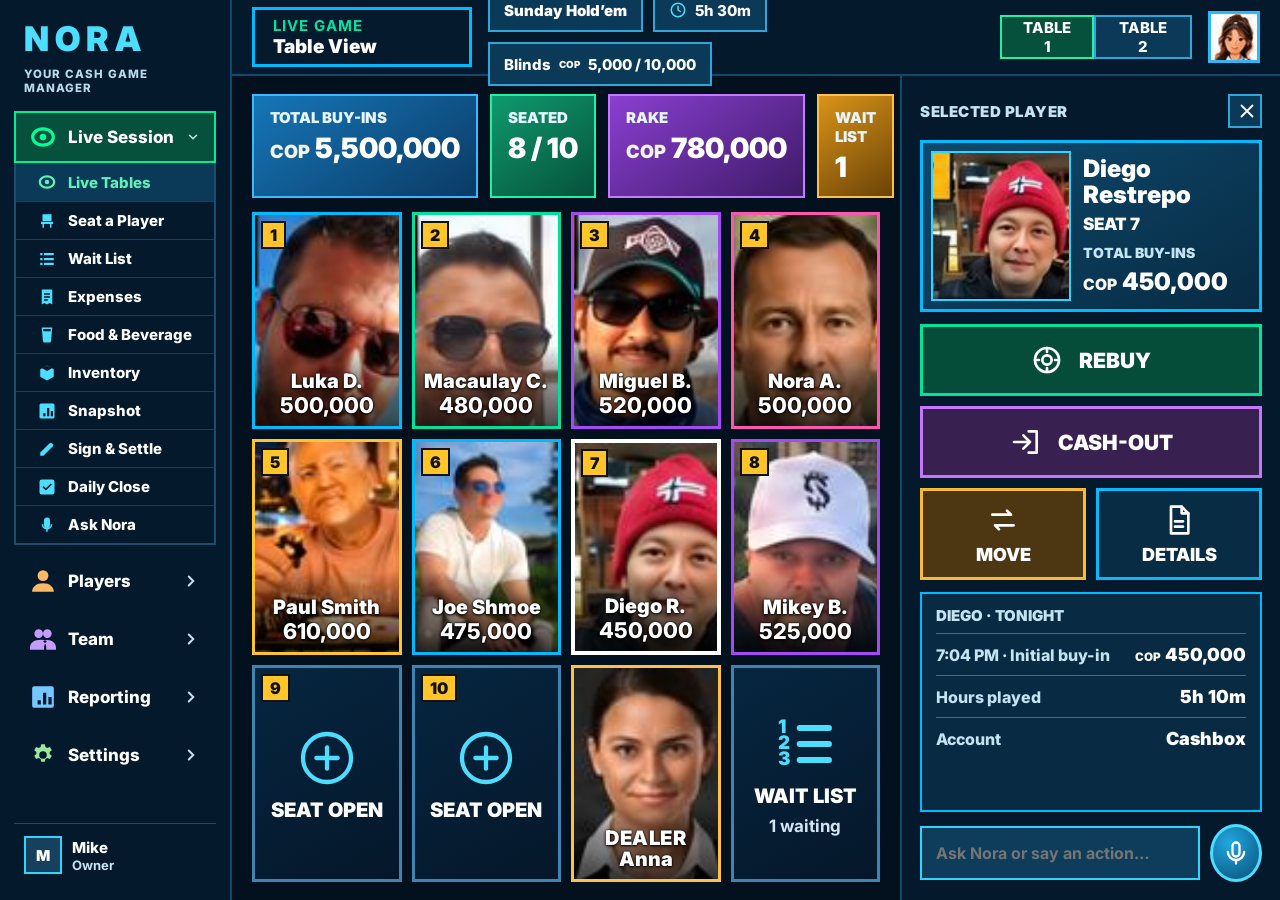
<file: desktop/table-view.html>
<!doctype html><html lang="en"><head><meta charset="utf-8"><meta name="viewport" content="width=device-width,initial-scale=1"><title>NORA Desktop · Table View</title>
<link href="https://fonts.googleapis.com/css2?family=Inter:wght@500;600;700;800;900&display=swap" rel="stylesheet">
<style>
:root{--bg:#03111f;--card:#082b43;--bd:#00baff;--lab:#c5e4f2;--cop:#f7f4ea;--g:#22f0a4;--gd:#06513b;--a:#ffc04a;--r:#ff6b7d}
*{box-sizing:border-box;margin:0;border-radius:0!important}
body{background:var(--bg);color:#fff;font-family:Inter,system-ui,sans-serif;height:100vh;overflow:hidden}
small{font-size:65%;color:var(--cop);font-weight:900}
.app{display:grid;grid-template-columns:232px 1fr 380px;grid-template-rows:76px 1fr;height:100vh}
.side{grid-row:1/3;background:#041a2c;border-right:2px solid #0d4a6e;display:flex;flex-direction:column;padding:14px 14px;gap:6px;overflow-y:auto;scrollbar-width:none}
.logo{font-size:34px;font-weight:900;letter-spacing:6px;color:#4cddff;padding:4px 10px 2px}
.tagl{font-size:11.5px;letter-spacing:1px;color:#b7d9eb;font-weight:800;padding:0 10px 10px}
.nv{display:flex;align-items:center;gap:12px;height:52px;white-space:nowrap;padding:0 14px;border:2px solid transparent;color:#fff;font-size:17px;font-weight:800;cursor:pointer}
.nv .ico{width:26px;height:26px}
.nv:nth-of-type(1)>.ico{color:#2de5be}.nv:nth-of-type(2)>.ico{color:#ffb866}.nv:nth-of-type(3)>.ico{color:#c59cff}.nv:nth-of-type(4)>.ico{color:#75c8ff}.nv:nth-of-type(5)>.ico{color:#9be79e}
.nv.on{background:var(--gd);border-color:#00ed94}.nv.on .ico{color:#00ff99}
.nv .chev{margin-left:auto;width:18px;height:18px;fill:none;stroke:#c5e4f2;stroke-width:2.6;stroke-linecap:round}
.sub{display:flex;flex-direction:column;border:2px solid #1c4d6b;border-top:0;margin:-6px 0 4px}
.si{display:flex;align-items:center;gap:12px;min-height:38px;padding:0 12px 0 22px;font-size:15px;font-weight:800;color:#fff;border-top:1px solid #163f58;cursor:pointer}
.si:first-child{border-top:0}.si .sm{width:18px;height:18px;color:#4cddff}.si.cur{background:#0b3a58;color:#5cf2b8}.si.cur .sm{color:#5cf2b8}.si:hover{background:#0b3a58}
.nv:hover:not(.on){background:#0b3a58}
.me{margin-top:auto;display:flex;align-items:center;gap:10px;padding:12px 10px;border-top:1px solid #1c4d6b;font-size:15px;font-weight:800}
.me i{width:38px;height:38px;display:grid;place-items:center;background:#16405c;border:2px solid #2fd4ff;font-style:normal;font-weight:900}
.me span{display:block;font-size:13px;color:var(--lab);font-weight:700}
.ico{width:22px;height:22px;fill:none;stroke:currentColor;stroke-width:2;stroke-linecap:round;stroke-linejoin:round;flex:none}
.ico.big{width:34px;height:34px;color:#5da2d6}.ico.huge{width:64px;height:64px;color:#4cddff;stroke-width:1.6}.ico.wl{width:64px;height:64px;color:#4cddff;stroke-width:2.2}.ico.fill{fill:currentColor;stroke:none}
.head{grid-column:2/4;display:flex;align-items:center;gap:16px;padding:0 20px;border-bottom:2px solid #0d4a6e;background:#041a2c}
.ht{border:3px solid #00b9ff;padding:6px 18px;background:#051a2c;min-width:220px}
.ht b{display:block;color:#00e3a4;font-size:15px;letter-spacing:1px}.ht span{display:block;font-size:19px;font-weight:900}
.meta{display:flex;gap:10px;flex-wrap:wrap}
.pill{height:44px;display:flex;align-items:center;gap:8px;padding:0 14px;border:2px solid #2fa6d9;background:#0b3a58;font-size:15px;font-weight:800}
.pill b{font-weight:900}.pill .ico{width:18px;height:18px;color:#4cddff}
.tabs{display:flex;margin-left:auto}
.tabs button{height:44px;padding:0 18px;border:2px solid #2fa6d9;background:#0b3a58;color:#fff;font:800 15px Inter}
.tabs button.on{background:var(--gd);border-color:var(--g)}
.nora{width:52px;height:52px;border:3px solid #31b7f7;overflow:hidden;cursor:pointer;flex:none}
.nora img{width:100%;height:130%;object-fit:cover;object-position:50% 0}
.main{padding:18px 20px;display:flex;flex-direction:column;gap:14px;min-height:0;overflow:hidden}
.kpis{display:grid;grid-template-columns:repeat(4,1fr);gap:12px}
.kpi{border:2px solid;padding:12px 16px;display:flex;flex-direction:column;gap:4px}
.kpi span{font-size:15px;font-weight:900;color:#e6f6ff}.kpi b{font-size:28px;font-weight:900;white-space:nowrap}
.k1{background:linear-gradient(145deg,#1676b8,#0b3a64);border-color:#3cb8ff}.k2{background:linear-gradient(145deg,#0f9a6c,#06513b);border-color:var(--g)}
.k3{background:linear-gradient(145deg,#8a3fd1,#3d1a66);border-color:#c27bff}.k4{background:linear-gradient(145deg,#d99419,#6b4307);border-color:var(--a)}
.grid{flex:1;min-height:0;display:grid;grid-template-columns:repeat(4,1fr);grid-template-rows:repeat(3,1fr);gap:10px}
.seat{position:relative;border:3px solid var(--bd);background:#071d31;color:#fff;overflow:hidden;cursor:pointer;padding:0;font-family:inherit;text-align:center}
.seat:hover{outline:3px solid #fff;outline-offset:-3px}
.t-b{border-color:#00baff}.t-g{border-color:#00df9c}.t-p{border-color:#a548f5}.t-m{border-color:#fa57ae}.t-a{border-color:#ffc42e}
.seat.sel{border:4px solid #fff;box-shadow:0 0 0 3px #22f0a4 inset}
.no{position:absolute;top:6px;left:6px;z-index:2;background:#ffc529;border:2px solid #111;color:#111;font-size:16px;font-weight:900;padding:2px 7px}
.ph{position:absolute;inset:0;overflow:hidden;background:#16405c}
.ph img{width:100%;height:138%;object-fit:cover;object-position:50% 0}
.lab{position:absolute;left:0;right:0;bottom:0;padding:26px 6px 8px;background:linear-gradient(rgba(0,0,0,0) 0%,rgba(0,0,0,.35) 35%,rgba(0,0,0,.7))}
.lab b{display:block;font-size:clamp(17px,1.55vw,22px);font-weight:900;white-space:nowrap;line-height:1.1;text-shadow:0 1px 3px #000,0 0 2px #000}.lab strong{display:block;font-size:clamp(19px,1.7vw,24px);font-weight:800;line-height:1.15;text-shadow:0 1px 3px #000,0 0 2px #000}
.lab b.dl{font-size:20px;letter-spacing:.5px}
.seat.empty,.seat.wait{display:flex;flex-direction:column;align-items:center;justify-content:center;gap:8px;border-color:#3d84b2;background:linear-gradient(150deg,#062640,#05172a)}
.seat.empty b,.seat.wait b{font-size:20px;font-weight:900}.hint{font-size:17px;font-weight:700;color:#d3e4f3}
.seat.dealer{border-color:var(--a)}
.panel{border-left:2px solid #0d4a6e;background:#041a2c;padding:18px;display:flex;flex-direction:column;gap:12px;min-height:0}
.ptitle{font-size:15px;font-weight:900;color:var(--lab);letter-spacing:.5px;display:flex;justify-content:space-between;align-items:center}
.ptitle button{width:34px;height:34px;display:grid;place-items:center;border:2px solid #2fa6d9;background:#0b3a58;color:#fff}
.ptile{display:flex;gap:12px;padding:8px;border:3px solid var(--bd);background:linear-gradient(150deg,#0d4a6e,#082b43);height:172px}
.ptile .pic{flex:0 0 140px;border:2px solid #2fd4ff;overflow:hidden}.ptile .pic img{width:100%;height:135%;object-fit:cover;object-position:50% 0}
.pinfo{display:flex;flex-direction:column;justify-content:center;gap:6px}
.pinfo b{font-size:24px;font-weight:900;line-height:1.1}.pinfo .s{font-size:17px;font-weight:900}
.pinfo .l{font-size:14px;font-weight:900;color:var(--lab);margin-top:4px}.pinfo strong{font-size:24px;font-weight:900}
.acts{display:grid;grid-template-columns:1fr 1fr;gap:10px}
.act{height:92px;display:flex;flex-direction:column;align-items:center;justify-content:center;gap:8px;border:3px solid;color:#fff;font:900 18px Inter;cursor:pointer}
.act .ico{width:32px;height:32px}
.act.wide{grid-column:1/-1;flex-direction:row;gap:16px;height:72px;font-size:21px}
.a1{background:#064d39;border-color:#00e39d}.a2{background:#382050;border-color:#c477fa}.a3{background:#4d3713;border-color:#f8bb39}.a4{background:#092c45;border-color:#08bafa}
.hist{border:2px solid var(--bd);background:var(--card);padding:4px 14px;flex:1;min-height:0}
.hist .ht2{font-size:15px;font-weight:900;color:var(--lab);padding:8px 0}
.row{display:flex;justify-content:space-between;align-items:center;min-height:42px;border-top:1px solid #38738c;font-size:16px;font-weight:800}
.row span{color:var(--lab)}.row b{font-size:18px;font-weight:900}
.composer{display:flex;gap:10px;align-items:center}
.composer input{flex:1;height:54px;padding:0 14px;border:2px solid #2fd4ff;background:#0d3d5a;color:#fff;font:700 16px Inter}
.mic{width:58px;height:58px;border-radius:50%!important;border:3px solid #4cddff;background:radial-gradient(circle at 35% 30%,#1fa8e0,#0b4f78);color:#fff;display:grid;place-items:center}
.mic .ico{width:28px;height:28px}
</style></head><body>
<div class="app">
<aside class="side"><div class="logo">NORA</div><div class="tagl">YOUR CASH GAME MANAGER</div><a class="nv on"><svg class="ico fill" viewBox="0 0 24 24"><path fill-rule="evenodd" d="M12 3C5.9 3 1 7 1 12s4.9 9 11 9 11-4 11-9-4.9-9-11-9Zm0 3c4.5 0 8 2.7 8 6s-3.5 6-8 6-8-2.7-8-6 3.5-6 8-6Zm0 3a3 3 0 1 0 0 6 3 3 0 0 0 0-6Z"/></svg><span>Live Session</span><svg class="chev" viewBox="0 0 24 24"><path d="M6 9l6 6 6-6"/></svg></a><div class="sub"><a class="si cur"><svg class="ico fill sm" viewBox="0 0 24 24"><path fill-rule="evenodd" d="M12 3C5.9 3 1 7 1 12s4.9 9 11 9 11-4 11-9-4.9-9-11-9Zm0 3c4.5 0 8 2.7 8 6s-3.5 6-8 6-8-2.7-8-6 3.5-6 8-6Zm0 3a3 3 0 1 0 0 6 3 3 0 0 0 0-6Z"/></svg>Live Tables</a><a class="si"><svg class="ico fill sm" viewBox="0 0 24 24"><path fill-rule="evenodd" d="M6 3h12v9H6zM4 13h16v3H4zM6 16h2v5H6zm10 0h2v5h-2z"/></svg>Seat a Player</a><a class="si"><svg class="ico fill sm" viewBox="0 0 24 24"><path fill-rule="evenodd" d="M3 4h3v3H3zm5 0h13v3H8zM3 10.5h3v3H3zm5 0h13v3H8zM3 17h3v3H3zm5 0h13v3H8z"/></svg>Wait List</a><a class="si"><svg class="ico fill sm" viewBox="0 0 24 24"><path fill-rule="evenodd" d="M5 2h14v20l-3.5-2-3.5 2-3.5-2L5 22V2Zm3 5v2h8V7H8Zm0 4v2h8v-2H8Zm0 4v2h5v-2H8Z"/></svg>Expenses</a><a class="si"><svg class="ico fill sm" viewBox="0 0 24 24"><path fill-rule="evenodd" d="M5 2h14l-1.6 18.2A2 2 0 0 1 15.4 22H8.6a2 2 0 0 1-2-1.8ZM7.2 7h9.6l.3-3H6.9Z"/></svg>Food & Beverage</a><a class="si"><svg class="ico fill sm" viewBox="0 0 24 24"><path fill-rule="evenodd" d="M3 7l9-5 9 5v10l-9 5-9-5Zm9 2.3 6.6-3.6L12 2.3 5.4 5.7Z"/></svg>Inventory</a><a class="si"><svg class="ico fill sm" viewBox="0 0 24 24"><path fill-rule="evenodd" d="M4 2h16a2 2 0 0 1 2 2v16a2 2 0 0 1-2 2H4a2 2 0 0 1-2-2V4a2 2 0 0 1 2-2Zm3 13v4h3v-4H7Zm5-7v11h3V8h-3Zm5 4v7h3v-7h-3Z"/></svg>Snapshot</a><a class="si"><svg class="ico fill sm" viewBox="0 0 24 24"><path fill-rule="evenodd" d="M3 21v-4.2L15.6 4.2a2 2 0 0 1 2.8 0l1.4 1.4a2 2 0 0 1 0 2.8L7.2 21Z"/></svg>Sign & Settle</a><a class="si"><svg class="ico fill sm" viewBox="0 0 24 24"><path fill-rule="evenodd" d="M5 2h14a3 3 0 0 1 3 3v14a3 3 0 0 1-3 3H5a3 3 0 0 1-3-3V5a3 3 0 0 1 3-3Zm5.5 14.8 8-8-1.6-1.6-6.4 6.4-3-3-1.6 1.6 4.6 4.6Z"/></svg>Daily Close</a><a class="si"><svg class="ico fill sm" viewBox="0 0 24 24"><path fill-rule="evenodd" d="M12 2a4 4 0 0 1 4 4v6a4 4 0 0 1-8 0V6a4 4 0 0 1 4-4Zm-7 9h2a5 5 0 0 0 10 0h2a7 7 0 0 1-6 6.9V21h-2v-3.1A7 7 0 0 1 5 11Z"/></svg>Ask Nora</a></div><a class="nv"><svg class="ico fill" viewBox="0 0 24 24"><path fill-rule="evenodd" d="M12 12a5 5 0 1 0 0-10 5 5 0 0 0 0 10ZM12 14c-6 0-10 3.2-10 8h20c0-4.8-4-8-10-8Z"/></svg><span>Players</span><svg class="chev" viewBox="0 0 24 24"><path d="M9 6l6 6-6 6"/></svg></a><a class="nv"><svg class="ico fill" viewBox="0 0 24 24"><path fill-rule="evenodd" d="M8 11a4 4 0 1 0 0-8 4 4 0 0 0 0 8Zm8 0a4 4 0 1 0 0-8 4 4 0 0 0 0 8ZM8 13c-4.5 0-8 3-8 7v2h13v-2c0-2.5 1-4.5 2.5-6A12 12 0 0 0 8 13Zm8 0c-1.5 0-2.8.3-4 1 2 1.5 3 3.5 3 6v2h9v-2c0-4-3.5-7-8-7Z"/></svg><span>Team</span><svg class="chev" viewBox="0 0 24 24"><path d="M9 6l6 6-6 6"/></svg></a><a class="nv"><svg class="ico fill" viewBox="0 0 24 24"><path fill-rule="evenodd" d="M4 2h16a2 2 0 0 1 2 2v16a2 2 0 0 1-2 2H4a2 2 0 0 1-2-2V4a2 2 0 0 1 2-2Zm3 13v4h3v-4H7Zm5-7v11h3V8h-3Zm5 4v7h3v-7h-3Z"/></svg><span>Reporting</span><svg class="chev" viewBox="0 0 24 24"><path d="M9 6l6 6-6 6"/></svg></a><a class="nv"><svg class="ico fill" viewBox="0 0 24 24"><path fill-rule="evenodd" d="M10.3 2h3.4l.5 2.6c.6.2 1.2.5 1.7.9l2.5-.9 1.7 2.9-2 1.7c.1.6.1 1.3 0 1.9l2 1.7-1.7 2.9-2.5-.9c-.5.4-1.1.7-1.7.9l-.5 2.6h-3.4l-.5-2.6c-.6-.2-1.2-.5-1.7-.9l-2.5.9-1.7-2.9 2-1.7a6 6 0 0 1 0-1.9l-2-1.7L5.6 4.6l2.5.9c.5-.4 1.1-.7 1.7-.9ZM12 8.5a3.5 3.5 0 1 0 0 7 3.5 3.5 0 0 0 0-7Z"/></svg><span>Settings</span><svg class="chev" viewBox="0 0 24 24"><path d="M9 6l6 6-6 6"/></svg></a><div class="me"><i>M</i><div>Mike<span>Owner</span></div></div></aside>
<header class="head"><div class="ht"><b>LIVE GAME</b><span>Table View</span></div>
<div class="meta"><div class="pill"><b>Sunday Hold’em</b></div><div class="pill"><svg class="ico" viewBox="0 0 24 24" aria-hidden="true"><circle cx="12" cy="12" r="9"/><path d="M12 7v5l3 2"/></svg>5h 30m</div><div class="pill">Blinds <small>COP</small> 5,000 / 10,000</div></div>
<div class="tabs"><button class="on">TABLE 1</button><button>TABLE 2</button></div>
<div class="nora" title="Ask Nora"><img src="[data-uri]" alt="Nora"></div></header>
<main class="main">
<div class="kpis"><div class="kpi k1"><span>TOTAL BUY-INS</span><b><small>COP</small> 5,500,000</b></div><div class="kpi k2"><span>SEATED</span><b>8 / 10</b></div><div class="kpi k3"><span>RAKE</span><b><small>COP</small> 780,000</b></div><div class="kpi k4"><span>WAIT LIST</span><b>1</b></div></div>
<div class="grid"><button class="seat t-b"><span class="no">1</span><span class="ph"><img src="[data-uri]" alt=""></span><span class="lab"><b>Luka D.</b><strong>500,000</strong></span></button><button class="seat t-g"><span class="no">2</span><span class="ph"><img src="[data-uri]" alt=""></span><span class="lab"><b>Macaulay C.</b><strong>480,000</strong></span></button><button class="seat t-p"><span class="no">3</span><span class="ph"><img src="[data-uri]" alt=""></span><span class="lab"><b>Miguel B.</b><strong>520,000</strong></span></button><button class="seat t-m"><span class="no">4</span><span class="ph"><img src="[data-uri]" alt=""></span><span class="lab"><b>Nora A.</b><strong>500,000</strong></span></button><button class="seat t-a"><span class="no">5</span><span class="ph"><img src="[data-uri]" alt=""></span><span class="lab"><b>Paul Smith</b><strong>610,000</strong></span></button><button class="seat t-b"><span class="no">6</span><span class="ph"><img src="[data-uri]" alt=""></span><span class="lab"><b>Joe Shmoe</b><strong>475,000</strong></span></button><button class="seat t-g sel"><span class="no">7</span><span class="ph"><img src="[data-uri]" alt=""></span><span class="lab"><b>Diego R.</b><strong>450,000</strong></span></button><button class="seat t-p"><span class="no">8</span><span class="ph"><img src="[data-uri]" alt=""></span><span class="lab"><b>Mikey B.</b><strong>525,000</strong></span></button><button class="seat empty"><span class="no">9</span><svg class="ico huge" viewBox="0 0 24 24" aria-hidden="true"><circle cx="12" cy="12" r="9"/><path d="M12 8v8M8 12h8"/></svg><b>SEAT OPEN</b></button><button class="seat empty"><span class="no">10</span><svg class="ico huge" viewBox="0 0 24 24" aria-hidden="true"><circle cx="12" cy="12" r="9"/><path d="M12 8v8M8 12h8"/></svg><b>SEAT OPEN</b></button><button class="seat dealer"><span class="ph"><img src="[data-uri]" alt=""></span><span class="lab"><b class="dl">DEALER</b><b>Anna</b></span></button><button class="seat wait"><svg class="ico wl" viewBox="0 0 24 24"><path d="M10 6h11M10 12h11M10 18h11"/><text x="2" y="8" font-size="7" fill="#4cddff" stroke="none" font-weight="900">1</text><text x="2" y="14" font-size="7" fill="#4cddff" stroke="none" font-weight="900">2</text><text x="2" y="20" font-size="7" fill="#4cddff" stroke="none" font-weight="900">3</text></svg><b>WAIT LIST</b><span class="hint">1 waiting</span></button></div>
</main>
<aside class="panel">
<div class="ptitle">SELECTED PLAYER<button title="Close"><svg class="ico" viewBox="0 0 24 24" aria-hidden="true"><path d="M6 6l12 12M18 6L6 18"/></svg></button></div>
<div class="ptile"><div class="pic"><img src="[data-uri]" alt=""></div><div class="pinfo"><b>Diego Restrepo</b><span class="s">SEAT 7</span><span class="l">TOTAL BUY-INS</span><strong><small>COP</small> 450,000</strong></div></div>
<div class="acts"><button class="act wide a1"><svg class="ico" viewBox="0 0 24 24" aria-hidden="true"><circle cx="12" cy="12" r="9"/><circle cx="12" cy="12" r="3.5"/><path d="M12 3v3M12 18v3M3 12h3M18 12h3"/></svg>REBUY</button><button class="act wide a2"><svg class="ico" viewBox="0 0 24 24" aria-hidden="true"><path d="M14 4h6v16h-6M3 12h12M10 7l5 5-5 5"/></svg>CASH-OUT</button><button class="act a3"><svg class="ico" viewBox="0 0 24 24" aria-hidden="true"><path d="M4 8h14l-3-3M20 16H6l3 3"/></svg>MOVE</button><button class="act a4"><svg class="ico" viewBox="0 0 24 24" aria-hidden="true"><path d="M6 2h8l5 5v15H6z"/><path d="M14 2v5h5M9 13h6M9 17h6"/></svg>DETAILS</button></div>
<div class="hist"><div class="ht2">DIEGO · TONIGHT</div><div class="row"><span>7:04 PM · Initial buy-in</span><b><small>COP</small> 450,000</b></div><div class="row"><span>Hours played</span><b>5h 10m</b></div><div class="row"><span>Account</span><b>Cashbox</b></div></div>
<div class="composer"><input placeholder="Ask Nora or say an action…"><div class="mic"><svg class="ico" viewBox="0 0 24 24" aria-hidden="true"><path d="M12 3a3 3 0 0 0-3 3v6a3 3 0 0 0 6 0V6a3 3 0 0 0-3-3z"/><path d="M5 11a7 7 0 0 0 14 0M12 18v3"/></svg></div></div>
</aside>
</div></body></html>
</file>
